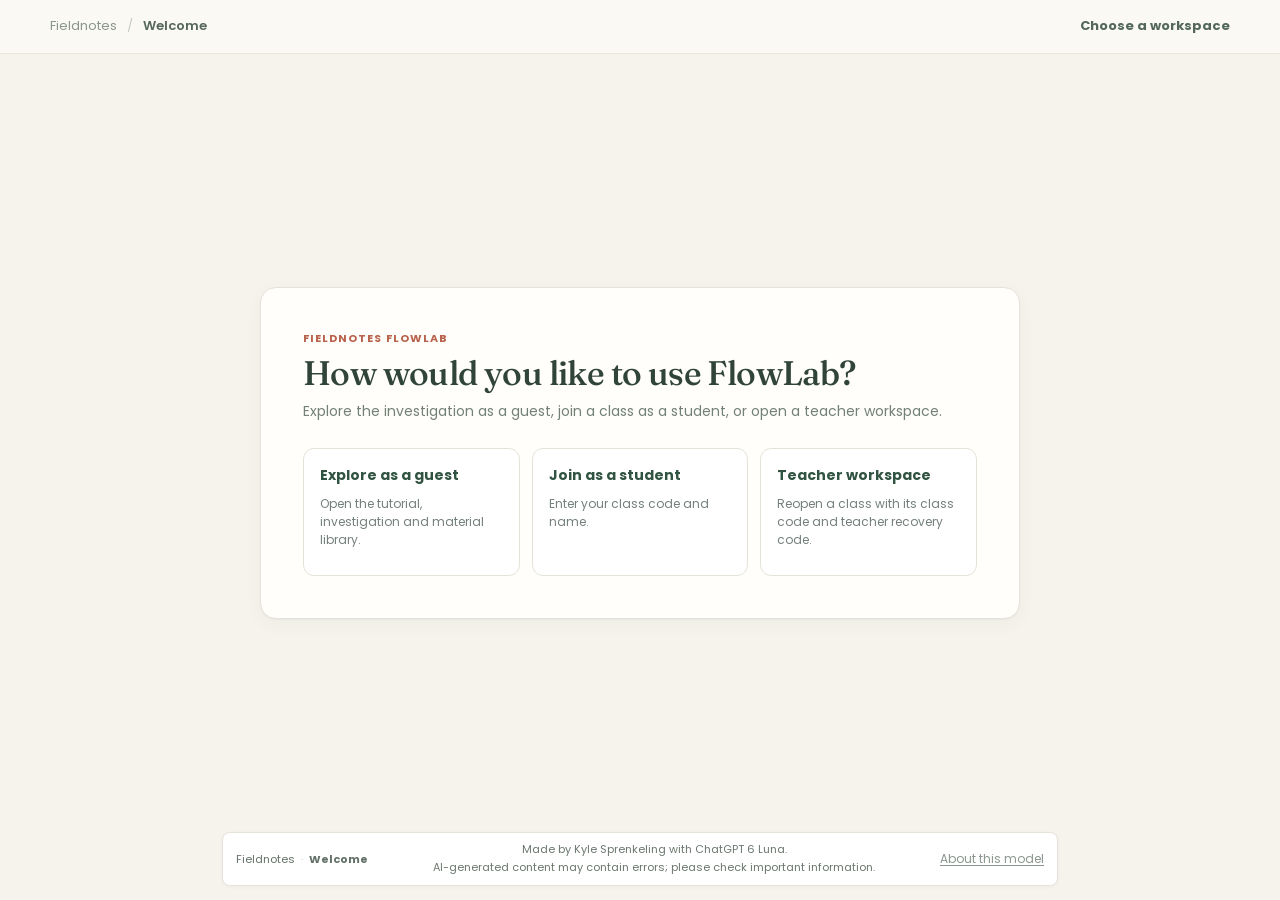
<file: index.html>
<!doctype html>
<html lang="en">
  <head>
    <meta charset="utf-8" />
    <meta name="viewport" content="width=device-width, initial-scale=1" />
    <meta name="theme-color" content="#f5f3ec" />
    <meta name="description" content="An interactive classroom investigation into water moving through soil and rock." />
    <title>Fieldnotes — FlowLab</title>
    <link rel="preconnect" href="https://fonts.googleapis.com" />
    <link rel="preconnect" href="https://fonts.gstatic.com" crossorigin />
    <link href="https://fonts.googleapis.com/css2?family=Fraunces:opsz,wght@9..144,500;9..144,600&family=Poppins:wght@400;500;600;700&display=swap" rel="stylesheet" />
    <link rel="stylesheet" href="styles.css?v=20261002-2" />
  </head>
  <body>
    <div class="app-frame">
      <aside class="sidebar" aria-label="Main navigation">
        <a class="brand" href="#explore" aria-label="Fieldnotes home">
          <span class="brand-mark" aria-hidden="true">
            <svg viewBox="0 0 40 40"><path d="M20 4c5 7 11 12 11 20a11 11 0 1 1-22 0C9 16 15 11 20 4Z" fill="none" stroke="currentColor" stroke-width="2.5"/><path d="M14 25c1 3 3 4 6 5" fill="none" stroke="currentColor" stroke-width="2.5" stroke-linecap="round"/></svg>
          </span>
          <span class="brand-copy"><strong>fieldnotes</strong><small>FLOWLAB</small></span>
        </a>

        <div class="nav-label">WORKSPACE</div>
        <nav class="primary-nav">
          <button class="nav-item active" data-view="intro"><span class="nav-icon">⌂</span><span>Start here</span><span class="nav-chevron">›</span></button>
          <button class="nav-item" data-view="explore"><span class="nav-icon">◉</span><span>Investigate</span></button>
          <button class="nav-item" data-view="lesson"><span class="nav-icon">▤</span><span>Lesson check-in</span></button>
          <button class="nav-item" data-view="teacher"><span class="nav-icon">▦</span><span>Teacher desk</span></button>
          <button class="nav-item" data-view="sources"><span class="nav-icon">⌁</span><span>Material library</span></button>
          <button class="nav-item" data-view="accessibility"><span class="nav-icon">◐</span><span>Accessibility &amp; options</span></button>
        </nav>

        <section class="mission-card workflow-card workspace-guide" aria-labelledby="workflow-title">
          <div class="mission-top"><span class="mission-icon" aria-hidden="true">☑</span></div>
          <h3 id="workflow-title">Investigation Guide</h3>
          <div class="workflow-progress"><span id="workflow-progress-label">0 of 4 steps</span><span class="workflow-track"><i id="workflow-progress-fill"></i></span></div>
          <ol id="workflow-list" class="workflow-list" aria-live="polite"></ol>
          <button class="text-link" data-view="lesson">Open all question prompts <span>↗</span></button>
        </section>

        <div class="sidebar-bottom">
          <button id="change-role" class="outline-button workspace-switch-button sidebar-workspace-switch" type="button">Choose a different workspace</button>
          <div class="sidebar-note"><span class="note-dot"></span>Shared class storage ready</div>
        </div>
      </aside>

      <div class="main-column">
        <header class="topbar">
          <div class="crumb"><span>Fieldnotes</span><span class="crumb-slash">/</span><strong id="topbar-class-name">Class name</strong></div>
          <div class="topbar-actions">
            <span id="header-view-identity" class="view-identity">Teacher View</span>
            <span class="header-class-code"><span>CLASS</span><strong id="header-class-code">RIVER7</strong></span>
            <button class="header-join-button" type="button" data-view="join">Join a class</button>
            <a id="header-student-url" class="header-student-url" href="?mode=join" target="_blank" rel="noopener noreferrer" aria-label="Open the student website link"><span id="header-student-url-text">Student link</span></a>
            <button id="header-qr-code" class="header-qr-button" type="button" aria-label="Show student link QR code">QR</button>
            <button id="return-teacher-view" class="return-teacher-view" type="button" hidden>Return to Teacher View</button>
          </div>
        </header>

        <main id="main-content">
          <section id="view-entry" class="view entry-view" aria-labelledby="entry-title" hidden>
            <div class="entry-card">
              <div class="eyebrow"><span class="eyebrow-mark">FIELDNOTES FLOWLAB</span></div>
              <h1 id="entry-title">How would you like to use FlowLab?</h1>
              <p class="page-intro">Explore the investigation as a guest, join a class as a student, or open a teacher workspace.</p>
              <div class="entry-choices" role="group" aria-label="Choose how to use FlowLab">
                <button id="entry-guest" class="entry-choice" type="button"><strong>Explore as a guest</strong><span>Open the tutorial, investigation and material library.</span></button>
                <button id="entry-student" class="entry-choice" type="button"><strong>Join as a student</strong><span>Enter your class code and name.</span></button>
                <button id="entry-teacher" class="entry-choice" type="button"><strong>Teacher workspace</strong><span>Reopen a class with its class code and teacher recovery code.</span></button>
              </div>
              <form id="entry-teacher-form" class="entry-teacher-form" hidden>
                <label class="field-label" for="entry-class-code">Class code</label>
                <input id="entry-class-code" class="text-input code-input" maxlength="10" placeholder="Enter class code" autocomplete="off" required />
                <label class="field-label" for="entry-teacher-code">Teacher recovery code</label>
                <input id="entry-teacher-code" class="text-input code-input" maxlength="12" placeholder="Enter teacher recovery code" autocomplete="off" required />
                <button class="run-button" type="submit">Open teacher workspace <span>→</span></button>
                <div id="entry-teacher-error" class="join-error" role="status" hidden></div>
                <small class="join-privacy">No email sign-in is needed. Keep the teacher recovery code private.</small>
                <button id="entry-back-to-workspaces" class="outline-button workspace-switch-button" type="button">Choose a different workspace</button>
              </form>
              <button id="entry-new-teacher" class="run-button entry-new-teacher" type="button" hidden>Create a new teacher workspace</button>
            </div>
          </section>

          <section id="view-intro" class="view active-view" aria-labelledby="welcome-title" hidden>
            <div class="page-heading">
              <div><div class="eyebrow"><span class="eyebrow-mark">OPTIONAL START · ABOUT 2 MINUTES</span></div><h1 id="welcome-title">Start with the spaces.</h1><p class="page-intro">A short, visual introduction to the soil investigation. You can skip it now and return any time.</p></div>
            </div>
            <div class="welcome-layout">
              <section class="welcome-main">
                <div class="welcome-challenge"><span class="welcome-art" aria-hidden="true">⌁</span><div><div class="section-kicker">THE INVESTIGATION</div><h2>How does water move through different materials?</h2><p>Use the particle picture and graph to compare materials. The sandbox is one source of evidence; it does not replace testing a real sample.</p></div></div>
                <div class="intro-concepts" role="group" aria-label="Explore three ideas">
                  <button type="button" class="intro-concept is-active" data-intro-step="spaces" aria-pressed="true"><span>01</span><strong>Open space</strong></button>
                  <button type="button" class="intro-concept" data-intro-step="pathways" aria-pressed="false"><span>02</span><strong>Water pathways</strong></button>
                  <button type="button" class="intro-concept" data-intro-step="fair" aria-pressed="false"><span>03</span><strong>A fair comparison</strong></button>
                </div>
                <div class="intro-visual-row"><div class="intro-diagram" id="intro-diagram" aria-label="Illustration of pore spaces between soil particles"></div><div class="intro-explanation" aria-live="polite"><span class="section-kicker" id="intro-step-label">IDEA 1 · POROSITY</span><h2 id="intro-step-title">Spaces between particles</h2><p id="intro-step-copy">Porosity means how much open space a material has. Imagine the gaps between grains as tiny rooms.</p><button class="term-link" type="button" data-glossary="porosity" data-tooltip="Porosity is the amount of open space inside a material. Example: a sponge can have many spaces to hold water.">Porosity · simple meaning + example</button></div></div>
                <div class="intro-actions"><button id="skip-intro" class="quiet-button">Skip introduction</button><button id="start-investigation" class="run-button">Go to the investigation <span>→</span></button></div>
              </section>
              <aside class="welcome-aside"><div class="section-kicker">YOUR ROUTE</div><ol class="welcome-route"><li><span>1</span><div><strong>Predict</strong><small>What do you think will happen?</small></div></li><li><span>2</span><div><strong>Test</strong><small>Change the material; keep the setup fair.</small></div></li><li><span>3</span><div><strong>Explain</strong><small>Use the picture and graph as evidence.</small></div></li><li><span>4</span><div><strong>Apply</strong><small>Use the evidence to answer a new question.</small></div></li></ol><p class="welcome-note">Need a hand with a science word? Select an underlined term for a short meaning and example.</p></aside>
            </div>
          </section>

          <section id="view-explore" class="view" aria-labelledby="page-title" hidden>
            <div class="page-heading">
              <div>
                <div class="eyebrow"><span class="eyebrow-mark">FIELD STUDY 02</span><span class="eyebrow-dot">·</span><span>SOIL &amp; WATER</span></div>
                <h1 id="page-title">Where does the water go?</h1>
                <p class="page-intro">Test how different substances let water move through them. Keep the setup the same, change one variable, and look for a pattern.</p>
              </div>
              <div class="progress-chip"><span class="progress-ring">01</span><span><small>YOUR INVESTIGATION</small><strong>Explore the flow</strong></span></div>
            </div>

            <div class="mode-row">
              <div class="mode-label"><span class="mode-sparkle">✳</span><span><strong>Choose your view</strong><small>Every material is available in both modes.</small></span></div>
              <div class="mode-switch" role="group" aria-label="Simulator detail mode">
                <button id="simple-mode" class="mode-option selected" aria-pressed="true">Simple <span>Start here</span></button>
                <button id="advanced-mode" class="mode-option" aria-pressed="false">Advanced <span>Show the science</span></button>
              </div>
            </div>

            <div class="lab-layout">
              <aside class="control-column">
                <section class="control-card" aria-labelledby="setup-title">
                  <div class="card-title-row">
                    <div><div class="section-kicker">YOUR SETUP</div><h2 id="setup-title">Set up a trial</h2></div>
                    <span class="step-count">01 / 03</span>
                  </div>
                  <div class="field-label" id="material-select-label">Material <span class="field-required">10 available</span></div><button id="material-help" class="term-link material-help" type="button" data-glossary="material-clay" data-tooltip="Clay is soil with extremely small mineral particles. Example: it can have many tiny spaces that still slow water." aria-label="Explain the selected material">What is this material?</button>
                  <div class="material-picker" id="material-picker"><button id="material-picker-trigger" class="material-picker-trigger" type="button" aria-haspopup="listbox" aria-expanded="false" aria-labelledby="material-select-label material-picker-current" aria-describedby="material-note"><span id="material-picker-current"></span><span class="select-chevron" aria-hidden="true">⌄</span></button><div id="material-picker-menu" class="material-picker-menu" role="listbox" aria-labelledby="material-select-label" hidden></div></div><select id="material-select" aria-hidden="true" tabindex="-1" hidden></select>
                  <div id="material-note" class="material-note">A material’s pore space and flow rate are related, but they are not the same thing.</div>

                  <div class="range-field">
                    <div class="range-heading"><label for="head-range">Water head <button class="term-inline" type="button" aria-label="Explain water head" data-glossary="water-head" data-tooltip="Water head is the height of water pushing through the sample. Example: a higher water level gives a stronger push.">?</button></label><output id="head-output" for="head-range">15 cm</output></div>
                    <input id="head-range" type="range" min="5" max="30" value="15" step="1" />
                    <div class="range-ends"><span>Lower</span><span>Higher pressure</span></div>
                  </div>
                  <div class="range-field">
                    <div class="range-heading"><label for="depth-range">Material depth</label><output id="depth-output" for="depth-range">10 cm</output></div>
                    <input id="depth-range" type="range" min="5" max="20" value="10" step="1" />
                    <div class="range-ends"><span>Shorter</span><span>Longer path</span></div>
                  </div>
                  <div class="range-field compact-range">
                  <div class="range-heading"><label for="compact-range">Compaction <button class="term-inline" type="button" aria-label="Explain compaction" data-glossary="compaction" data-tooltip="Compaction is how tightly particles are pressed. Example: pressing loose grains together changes the gaps between them.">?</button></label><output id="compact-output" for="compact-range">0%</output></div>
                    <input id="compact-range" type="range" min="0" max="60" value="0" step="5" />
                    <div class="range-ends"><span>Loose</span><span>Pressed</span></div>
                  </div>
                  <div id="advanced-readout" class="advanced-readout" hidden>
                    <div class="readout-head"><span>ILLUSTRATIVE MODEL VALUES</span><button id="formula-help" class="help-button" aria-label="Explain model values">?</button></div>
                    <p class="model-value-note">These numbers are sandbox inputs, not measurements of a real sample.</p>
                    <div class="value-pair"><span>Model input, K <button class="term-inline" type="button" aria-label="Explain hydraulic conductivity" data-glossary="hydraulic-conductivity" data-tooltip="Hydraulic conductivity (K) is a model number for how readily a material transmits water under these conditions.">?</button></span><strong id="k-value">—</strong></div>
                    <div class="value-pair"><span>Porosity <button class="term-inline" type="button" aria-label="Explain porosity" data-glossary="porosity" data-tooltip="Porosity is the share of a material's volume made up of open spaces. Example: a sponge has spaces that can hold water.">?</button></span><strong id="porosity-value">—</strong></div>
                    <div class="value-pair"><span>Area, A <button class="term-inline" type="button" aria-label="Explain sample area" data-glossary="sample-area" data-tooltip="Sample area is the face area water passes through. Example: a wider filter has more area for water to pass side by side.">?</button></span><strong id="area-value">—</strong></div>
                    <div class="value-pair"><span>Head, Δh <button class="term-inline" type="button" aria-label="Explain head difference" data-glossary="head-difference" data-tooltip="The head difference is the height-related push across the sample. Example: water flows from a higher tank level toward a lower outlet.">?</button></span><strong id="head-value">—</strong></div>
                    <div class="value-pair"><span>Depth, L <button class="term-inline" type="button" aria-label="Explain sample length" data-glossary="sample-length" data-tooltip="Sample length is the distance water travels through the material. Example: water takes a longer route through a deep layer than a thin one.">?</button></span><strong id="length-value">—</strong></div>
                    <div class="value-pair"><span>Discharge, Q <button class="term-inline" type="button" aria-label="Explain discharge" data-glossary="discharge" data-tooltip="Discharge is the volume of water passing through each second. Example: a tap filling a bucket quickly has a greater discharge.">?</button></span><strong id="q-value">—</strong></div>
                    <div class="value-pair"><span>Darcy flux, q/A <button class="term-inline" type="button" aria-label="Explain Darcy flux" data-glossary="darcy-flux" data-tooltip="Darcy flux is flow rate divided by the whole sample area. It is not the exact speed of water in each pore. Example: a sprinkler spreading the same water over a wider patch has a lower flow per square metre.">?</button></span><strong id="v-value">—</strong></div>
                    <div class="equation"><span>Darcy’s law <button class="term-inline" type="button" aria-label="Explain Darcy's law" data-glossary="darcy-law" data-tooltip="Darcy's law estimates flow through a porous material from its conductivity, area and water-level gradient. Example: it helps explain why water passes faster through a wide, open filter than a narrow, tightly packed one.">?</button></span><strong id="equation-value">Q = K × A × (Δh ÷ L)</strong></div>
                  </div>
                  <div class="control-divider"></div>
                  <div class="compare-heading"><div><div class="section-kicker">COMPARE</div><h3>Test up to 3</h3></div><span class="compare-glyph">⇄</span></div>
                  <div class="compare-add-row">
                    <div class="material-picker compare-picker small-select" id="compare-picker"><button id="compare-picker-trigger" class="material-picker-trigger" type="button" aria-label="Choose a material to compare" aria-haspopup="listbox" aria-expanded="false"><span id="compare-picker-current">Choose another material</span><span class="select-chevron" aria-hidden="true">⌄</span></button><div id="compare-picker-menu" class="material-picker-menu" role="listbox" aria-label="Materials available to compare" hidden></div><select id="compare-select" aria-hidden="true" tabindex="-1" hidden><option value="">Choose another material</option></select></div>
                    <button id="add-compare" class="icon-add" aria-label="Add material to comparison" title="Add comparison">+</button>
                  </div>
                  <div id="compare-chips" class="compare-chips" aria-live="polite"></div>
                  <div class="compare-properties-heading"><strong>Material property scales</strong><span>Selected materials · view only</span></div>
                  <div id="compare-material-readouts" class="compare-material-readouts" aria-label="Read-only material property scales"></div>
                  <div class="control-footnote"><span class="tiny-info">i</span><span>For a fair test, each material gets the same water head, depth and compaction.</span></div>
                </section>

              </aside>

              <section class="experiment-card" aria-label="Live soil investigation">
                <div class="experiment-toolbar">
                  <div class="experiment-title"><span class="activity-dot"></span><span><strong>Permeability lab</strong><small id="activity-status">Ready for a new trial</small></span></div>
                  <div class="run-actions">
                    <button id="reset-trial" class="quiet-button" title="Save this completed trial to Activity History, then reset">Reset</button>
                    <button id="run-trial" class="run-button"><span class="play-mark">▶</span><span>Start trial</span></button>
                  </div>
                </div>
                <div class="visual-pair">
                  <section class="activity-panel" aria-labelledby="activity-title">
                    <div class="panel-topline"><div><div class="panel-overline">THE ACTIVITY</div><h3 id="activity-title">Watch the water move</h3></div><button class="caption-help" id="why-slow" title="About the simulation">i</button></div>
                    <div class="activity-stage" id="activity-stage">
                      <div class="stage-tag">SIMULATED SOIL SAMPLE</div>
                      <div id="activity-visual" class="activity-visual" aria-label="Diagram of water passing through a soil sample"></div>
                      <div class="stage-caption"><span class="material-swatch" id="material-swatch"></span><span id="visual-material-label">Clay sample</span><span class="caption-separator">·</span><span id="visual-flow-label">Very slow flow</span></div>
                      <div class="flow-callout"><span class="callout-wave">≈</span><span><strong id="flow-band">Slow flow</strong><small>Water movement through this sample</small></span></div>
                    </div>
                    <div class="activity-readings">
                      <div><span class="reading-label">COLLECTED</span><strong id="volume-value">0.00 <small>mL</small></strong></div>
                      <div><span class="reading-label">ELAPSED</span><strong id="time-value">0:00</strong></div>
                      <div class="reading-state"><span class="reading-label">PORE SPACE</span><strong id="porosity-band">High</strong></div>
                    </div>
                    <details class="pore-explorer"><summary>See how pore size and pathways differ</summary><p class="pore-explorer-note">Adjust the sketch to explore how grain size and connected gaps can change flow. These sliders teach the idea; they do not change the selected material or graph.</p><div id="pore-model-visual" class="pore-model-visual"></div><label class="range-heading" for="grain-model-range"><span>Grain size</span><output id="grain-model-output">Mixed</output></label><input id="grain-model-range" type="range" min="0" max="100" value="50" /><div class="range-ends"><span>Fine</span><span>Coarse</span></div><label class="range-heading pore-slider-label" for="path-model-range"><span>Connected gaps</span><output id="path-model-output">Some</output></label><input id="path-model-range" type="range" min="0" max="100" value="50" /><div class="range-ends"><span>Few links</span><span>More links</span></div><p id="pore-model-caption" class="pore-model-caption" aria-live="polite"></p></details>
                    <details class="activity-history-details"><summary><span>Activity History</span><span id="history-count" class="history-count">0 saved trials</span></summary><p class="history-intro">Earlier trials appear newest first. Compare a saved material line with today’s graph to look for patterns.</p><div id="activity-history-list" class="activity-history-list"></div></details>
                  </section>

                  <section class="graph-panel" aria-labelledby="graph-title">
                    <div class="panel-topline graph-heading"><div><div class="panel-overline">YOUR EVIDENCE</div><h3 id="graph-title">Water collected over time</h3></div><span id="graph-live" class="graph-live"><i></i> LIVE</span></div>
                    <div class="chart-wrap">
                      <svg id="volume-chart" viewBox="0 0 520 260" role="img" aria-label="Line graph showing cumulative water collected over time"></svg>
                    </div>
                    <div id="chart-legend" class="chart-legend"></div>
                    <div class="simulator-seek graph-simulator-seek">
                      <div class="simulator-seek-head"><label for="trial-scrubber">Explore trial time</label><output id="trial-time-output" for="trial-scrubber">0:00</output></div>
                      <input id="trial-scrubber" type="range" min="0" max="120" step="1" value="0" aria-label="Move through the simulated trial time" />
                      <div class="simulator-seek-foot"><span>0 sec</span><span id="trial-time-end">120 sec</span><span>Scrub back to inspect results; moving forward extends the trial with current settings.</span><button type="button" id="advance-trial" class="advance-button">+10 sec</button></div>
                    </div>
                    <p id="graph-scale-note" class="graph-scale-note" hidden></p>
                    <div class="graph-explainer">
                      <div class="explainer-icon">↗</div>
                      <div><strong>What the graph means</strong><p>Horizontal axis: elapsed simulated time in seconds, from 0 to 120. Vertical axis: cumulative water collected in millilitres. Every material uses the same linear axes and evenly spaced tick values.</p><p id="graph-line-reading">At the same time, a higher line means more water has been collected. A steeper line means a faster flow rate.</p><p>Dotted line: model estimate from the selected time and current settings. Solid line: recorded result, which keeps its earlier values when settings change. Both are simulated, not field measurements.</p><p>When materials differ greatly, a low-flow line may sit close to zero on the shared scale. Read the labelled mL values at the same time to compare them.</p><button class="term-link graph-term" type="button" data-glossary="slope" data-tooltip="Graph slope means how quickly the line rises. Example: a steeper line shows more water collected in the same time.">What does slope mean?</button></div>
                    </div>
                    <div id="graph-insight" class="graph-insight"><span class="insight-stars">✳</span><span>Start a trial to see how your setup changes the line.</span></div>
                  </section>
                </div>
                <div class="experiment-bottom-note"><span class="note-leaf">✿</span><span><strong>Think like a scientist:</strong> change one setting at a time so you can tell what caused the difference.</span><button id="what-is-darcy" class="underlined-button">Why does water flow? <span>↗</span></button></div>
              </section>
            </div>

          </section>

          <section id="view-lesson" class="view" aria-labelledby="lesson-title" hidden>
            <div class="page-heading secondary-heading">
              <div><div class="eyebrow"><span class="eyebrow-mark">FIELD STUDY 02</span><span class="eyebrow-dot">·</span><span>LEARN &amp; APPLY</span></div><h1 id="lesson-title">Water moves through soil</h1><p class="page-intro">Use the lab to gather evidence, then connect what you saw to the ideas behind it.</p></div>
              <div class="progress-chip"><span class="progress-ring lesson-ring">02</span><span><small>LESSON PROGRESS</small><strong><span id="question-progress">0</span> of 6 answered</strong></span></div>
            </div>
            <div class="lesson-layout">
              <div class="lesson-main">
                <article class="lesson-card lesson-intro-card">
                  <div class="lesson-card-head"><div><div class="section-kicker">THE BIG IDEA</div><h2>More pores doesn’t always mean faster flow.</h2></div><span class="idea-mark">✳</span></div>
                  <p>Soil contains spaces between particles. Those spaces store water, but the size and connection of the spaces affect how quickly water can move. A clay can have lots of pore space and still let water through slowly because its pores are tiny and poorly connected.</p>
                  <div class="idea-pair"><div class="idea-cell"><span class="idea-icon pore-icon">◌</span><span><strong>Porosity <button class="term-inline" type="button" data-glossary="porosity" data-tooltip="Porosity is how much open space a material has. Example: a sponge has many spaces that can hold water.">?</button></strong><small>How much open space is in the material.</small></span></div><span class="idea-not-equal">≠</span><div class="idea-cell"><span class="idea-icon flow-icon">↗</span><span><strong>Permeability <button class="term-inline" type="button" data-glossary="permeability" data-tooltip="Permeability is how easily water moves through connected spaces. Example: open gaps make a path for water.">?</button></strong><small>How easily connected spaces let water through.</small></span></div></div>
                </article>
                <div class="lesson-section-title"><div><div class="section-kicker">PREDICT · TEST · EXPLAIN</div><h2>Evidence check-in</h2></div><div class="question-heading-actions"><span id="question-count" class="question-count">6 SHORT PROMPTS</span><button id="save-progress-top" class="outline-button save-progress-button" type="button">Save progress</button></div></div>
                <div id="question-list" class="question-list"></div>
                <div class="submit-bar"><div><strong>Save your check-in</strong><small>Your teacher can review these responses from the shared class.</small></div><div class="submit-actions"><button id="save-progress-bottom" class="outline-button save-progress-button" type="button">Save progress</button><button id="submit-lesson" class="run-button" type="button"><span>Submit</span><span>→</span></button></div></div>
                <div id="submit-message" class="submit-message" role="status" hidden></div>
              </div>
              <aside class="lesson-aside">
                <section class="aside-card lesson-task-card"><div class="section-kicker">LEARNING INTENTION</div><h3 id="lesson-intention-title">What am I learning?</h3><p id="active-learning-intention">Compare how water moves through different materials and use the graph as evidence.</p><div class="learning-task-divider"></div><div class="section-kicker">INVESTIGATION TASK</div><h3 id="lesson-task-title">Where does the water go?</h3><p id="lesson-task-description">Choose three materials. Keep the setup the same and record what changes.</p><div class="task-progress"><div class="task-progress-track"><span id="task-progress-fill"></span></div><span id="task-progress-label">0 / 3 materials</span></div><button class="outline-button" data-view="explore">Return to the lab <span>↗</span></button></section>
                <section class="aside-card reference-card"><span class="reference-icon">⌁</span><div class="section-kicker">KEEP IN MIND</div><p>Our model uses representative material values to make comparisons clear. Real soil properties vary with grain size, structure, moisture and local conditions.</p><button class="text-link" data-view="sources">Explore the material library <span>↗</span></button></section>
              </aside>
            </div>
          </section>

          <section id="view-teacher" class="view" aria-labelledby="teacher-title" hidden>
            <div class="page-heading secondary-heading">
              <div><div class="eyebrow"><span class="eyebrow-mark">TEACHER DESK</span><span class="eyebrow-dot">·</span><span>CLASSROOM OVERVIEW</span></div><h1 id="teacher-title">Your class, at a glance.</h1><p class="page-intro">A quick look at today’s investigation, learner progress and lesson materials.</p></div>
              <button id="export-class" class="outline-button export-button"><span>⇩</span> Export class CSV</button>
            </div>
            <div class="teacher-stats">
              <article class="stat-card"><span class="stat-icon green-stat">♧</span><span class="stat-caption">ACTIVE CLASS</span><strong id="active-class-label">Class name</strong><small id="active-class-subtitle">Select or manage a class below</small></article>
              <article class="stat-card"><span class="stat-icon ochre-stat">⌁</span><span class="stat-caption">JOIN CODE</span><strong id="join-code-display" class="join-code-large">RIVER7</strong><small>Share with your class</small></article>
              <article class="stat-card"><span class="stat-icon coral-stat">◷</span><span class="stat-caption">LEARNERS JOINED</span><strong id="roster-count">4</strong><small><span class="live-dot"></span> Updated in this browser</small></article>
              <article class="stat-card"><span class="stat-icon blue-stat">✓</span><span class="stat-caption">LESSON COMPLETION</span><strong id="completion-stat">50%</strong><small id="completion-caption">Learners submitted</small></article>
            </div>
            <section class="dashboard-card class-manager" aria-label="Manage classes">
              <div class="class-manager-select"><label class="field-label" for="active-class-select">Active class</label><select id="active-class-select" class="text-input" aria-label="Select active class"></select></div>
              <div class="class-manager-actions"><button id="new-class" type="button" class="outline-button">＋ Add class</button><button id="rename-class" type="button" class="outline-button">Rename</button><button id="delete-class" type="button" class="quiet-button">Delete class</button></div>
              <div class="class-join-tools"><button id="randomize-code" type="button" class="outline-button" aria-label="Generate a new unique join code for the active class">↻ Generate new code</button><a id="student-join-link" class="student-join-anchor" href="?mode=join" target="_blank" rel="noreferrer"><span>Student version</span><code id="student-url-display">http://localhost/?mode=join</code><span aria-hidden="true">↗</span></a><button id="copy-student-link" type="button" class="outline-button">Copy link</button><button id="preview-student-view" type="button" class="outline-button">Preview as a student</button><span id="student-link-copy" class="student-link-copy" aria-live="polite"></span><small class="class-code-help">Students join with the class code and a name on the roster. Keep the teacher recovery code private.</small></div>
              <details class="teacher-recovery-key"><summary>Teacher recovery code · keep private</summary><div class="teacher-recovery-key-content"><strong id="teacher-recovery-code-display">—</strong><button id="copy-teacher-recovery-code" type="button" class="quiet-button">Copy code</button><small>Keep this separate from the student class code. Both are needed to recover the class.</small></div></details>
              <form id="teacher-recover-form" class="teacher-recover-form"><label class="field-label" for="teacher-recover-class-code">Reopen a shared class</label><div class="teacher-recover-controls"><input id="teacher-recover-class-code" class="text-input code-input" maxlength="10" placeholder="Class code" autocomplete="off" required /><input id="teacher-recover-code" class="text-input code-input" maxlength="12" placeholder="Teacher recovery code" autocomplete="off" required /><button class="outline-button" type="submit">Reopen class</button></div><small id="teacher-recover-status" class="teacher-recover-status" role="status">Enter both codes to reopen this class from any device.</small></form>
              <section class="teacher-backup-tools" aria-labelledby="teacher-backup-title"><div><h3 id="teacher-backup-title">Cross-device class backup</h3><p>Creates an encrypted link for this class, including its roster, lesson settings, learner work and history. Restore it with the class code and private teacher recovery code.</p></div><button id="generate-backup-link" class="outline-button" type="button">Generate Cross-Device Link</button><div id="backup-link-result" class="backup-link-result" hidden><label class="field-label" for="backup-link-output">Encrypted recovery link</label><textarea id="backup-link-output" class="text-area backup-link-output" rows="3" readonly aria-describedby="backup-link-help"></textarea><div class="backup-link-actions"><button id="copy-backup-link" class="small-primary" type="button">Copy Link</button><span id="backup-link-status" role="status"></span></div><small id="backup-link-help">Keep this link private and share the two codes separately. Anyone with the link and both codes can access this class backup. Large class histories may exceed browser link limits.</small></div></section>
            </section>
            <div class="teacher-grid">
              <section class="dashboard-card roster-card"><div class="dashboard-card-head"><div><div class="section-kicker">LEARNER ROSTER</div><h2 id="roster-class-title">Class name</h2></div><span id="roster-class-code" class="class-code-pill">RIVER7</span></div><div class="table-scroll"><table class="roster-table"><thead><tr><th>LEARNER</th><th>PROGRESS</th><th>STATUS</th><th>SCORE</th></tr></thead><tbody id="roster-body"></tbody></table></div><details class="roster-editor"><summary>Add learners · one name per line or paste a list</summary><label class="field-label" for="bulk-students">Learner names</label><textarea id="bulk-students" class="text-area" rows="4" placeholder="John Smith&#10;Ava Martin&#10;Noah Williams"></textarea><div class="roster-editor-actions"><small>Names are matched without case sensitivity. A unique first name is accepted.</small><button id="add-students" type="button" class="small-primary">Add to roster</button></div></details><div class="card-footer"><span class="live-dot"></span><span id="class-status-caption">Shared class storage · connecting</span><button id="close-class" class="footer-link">Close class</button></div></section>
              <section class="dashboard-card lesson-builder"><div class="dashboard-card-head"><div><div class="section-kicker">LESSON AUTHORING</div><h2>Build a field study</h2></div><span class="builder-icon">✎</span></div><button id="teacher-tour-start" class="outline-button teacher-tour-start">Show me around</button><label class="field-label" for="lesson-name">Lesson title</label><input id="lesson-name" class="text-input" value="Where does the water go?" /><label class="field-label" for="lesson-intentions">Learning intention</label><textarea id="lesson-intentions" class="text-area" rows="2">Compare how water moves through different materials and use the graph as evidence.</textarea><label class="field-label" for="lesson-description">Investigation task</label><textarea id="lesson-description" class="text-area" rows="3">Choose three materials. Keep the setup the same and record what changes.</textarea><details class="teacher-editors"><summary>Edit student questions and investigation guide</summary><div class="editor-list-heading"><div><label class="field-label">Student questions</label><small id="question-editor-help">Edit, add, remove or reorder prompts. Students see the version you publish.</small></div><div class="editor-heading-actions"><div class="editor-history-actions"><button id="undo-teacher-edit" class="outline-button editor-history-button" type="button" aria-label="Undo edit" title="Undo (Ctrl or Command+Z)">↶ Undo</button><button id="redo-teacher-edit" class="outline-button editor-history-button" type="button" aria-label="Redo edit" title="Redo (Ctrl or Command+Y)">↷ Redo</button></div><button id="add-question" class="outline-button" type="button">＋ Add question</button></div></div><details class="bulk-editor-tools"><summary>Paste several questions</summary><label class="field-label" for="bulk-question-paste">One question per line</label><textarea id="bulk-question-paste" class="text-area" rows="3" placeholder="Compare the materials.&#10;Which result is strongest evidence?&#10;What would you test next?"></textarea><button id="paste-questions" class="outline-button bulk-paste-button" type="button">Add questions</button></details><div id="question-editor-list" class="lesson-item-editor" aria-describedby="question-editor-help"></div><div class="editor-list-heading"><div><label class="field-label">Guide steps</label><small id="workflow-editor-help">Add short directions, then drag to reorder them. Students can mark added steps complete.</small></div><button id="add-workflow-step" class="outline-button" type="button">＋ Add step</button></div><details class="bulk-editor-tools"><summary>Paste several guide steps</summary><label class="field-label" for="bulk-step-paste">One step per line</label><textarea id="bulk-step-paste" class="text-area" rows="3" placeholder="Choose a material.&#10;Keep the setup the same.&#10;Record and compare the result."></textarea><button id="paste-steps" class="outline-button bulk-paste-button" type="button">Add guide steps</button></details><div id="workflow-editor-list" class="lesson-item-editor" aria-describedby="workflow-editor-help"></div><div class="editor-actions"><button id="restore-defaults" class="quiet-button" type="button">Restore default wording</button><button id="save-teacher-edits" class="small-primary" type="button">Save wording</button></div></details><div class="builder-footer"><span id="publish-status" class="draft-status">DRAFT</span><button id="publish-lesson" class="small-primary">Publish lesson</button></div></section>
            </div>
            <details class="dashboard-card lesson-history-details"><summary><span><strong>Lesson history</strong><small>Open saved class details and lesson activity</small></span><span id="lesson-history-count" class="history-count">0 saved classes</span></summary><div id="lesson-history-list" class="lesson-history-list"></div></details>
            <section class="dashboard-card replay-card"><div class="dashboard-card-head"><div><div class="section-kicker">SESSION REPLAY</div><h2>Revisit the investigation</h2></div><label class="replay-learner-label">Learner<select id="replay-learner-select" aria-label="Choose learner replay"></select></label></div><p>Replay reconstructs the simulator from saved actions and state changes. It does not record video.</p><div class="replay-controls"><button id="replay-play" class="replay-play" aria-label="Play replay">▶</button><input id="replay-scrubber" type="range" min="0" max="100" value="0" /><span id="replay-time">00:00</span><select id="replay-speed" aria-label="Replay speed"><option value="1">1×</option><option value="4">4×</option><option value="16">16×</option></select><label class="skip-idle"><input id="skip-idle" type="checkbox" checked /> Skip idle time</label></div><div id="replay-caption" class="replay-caption">Start a trial in the lab to create a local replay.</div><div id="replay-frame" class="replay-frame" aria-label="Reconstructed simulator state"></div></section>
          </section>

          <section id="view-sources" class="view" aria-labelledby="sources-title" hidden>
            <div class="page-heading secondary-heading"><div><div class="eyebrow"><span class="eyebrow-mark">FIELD GUIDE</span><span class="eyebrow-dot">·</span><span>DATA &amp; SOURCES</span></div><h1 id="sources-title">Meet the materials.</h1><p class="page-intro">Representative classroom values help us compare materials. Natural materials are variable: these values are a model, not a test result for every sample.</p></div><span class="sources-stamp">SOURCE NOTES INCLUDED</span></div>
            <div class="preview-notice source-notice"><span class="notice-symbol">✳</span><span><strong>Why compare categories?</strong> Grain size, sorting, weathering, fractures and soil structure change the way water moves. Use this model to explore patterns; its numbers are not field measurements.</span></div>
            <div class="sources-layout"><div class="source-table-card"><div class="dashboard-card-head"><div><div class="section-kicker">MATERIAL LIBRARY</div><h2><span id="materials-count">10</span> materials · one shared simulator</h2></div><div class="library-mode-switch" role="group" aria-label="Material library detail"><button type="button" data-library-mode="simple" class="mode-option selected" aria-pressed="true">Simple</button><button type="button" data-library-mode="advanced" class="mode-option" aria-pressed="false">Advanced</button></div></div><div class="table-scroll"><table class="materials-table"><thead><tr><th>MATERIAL</th><th>POROSITY</th><th>MODELLED FLOW</th><th>DESCRIPTION</th><th class="advanced-only">MODEL K (m/s)</th><th class="advanced-only">ACTION</th></tr></thead><tbody id="materials-body"></tbody></table></div><div class="data-note"><span class="tiny-info">i</span><span>Flow categories and porosity values describe representative model inputs, not every natural sample. K values are illustrative unless a teacher records a source in the description.</span></div><details id="custom-material-tools" class="custom-material-tools" hidden><summary>Add a material to this class</summary><p>Enter sourced or classroom values for comparison. These inputs are labelled as a model and are included for students when the teacher publishes the lesson.</p><form id="custom-material-form" class="custom-material-form"><label class="field-label" for="custom-material-name">Material name</label><input id="custom-material-name" class="text-input" maxlength="60" placeholder="For example, crushed shell" required /><label class="field-label" for="custom-material-category">Category</label><input id="custom-material-category" class="text-input" maxlength="40" placeholder="For example, sediment" /><div class="custom-material-values"><label class="field-label" for="custom-material-porosity">Porosity (%)<input id="custom-material-porosity" class="text-input" type="number" min="0" max="100" step="1" required /></label><label class="field-label" for="custom-material-k">Hydraulic conductivity K (m/s)<input id="custom-material-k" class="text-input" type="number" min="0.000000000001" max="0.1" step="any" placeholder="e.g. 0.00001" required /></label></div><label class="field-label" for="custom-material-color">Material colour</label><input id="custom-material-color" type="color" value="#597b66" aria-label="Choose a colour for this material" /><label class="field-label" for="custom-material-description">Description and source note</label><textarea id="custom-material-description" class="text-area" rows="2" maxlength="220" placeholder="Describe the material and note where the values came from."></textarea><button class="run-button" type="submit">Add material</button><small id="custom-material-status" role="status"></small></form></details></div>
              <aside class="source-citations"><section class="aside-card"><h3>Where to check the science</h3><p>These references support the material descriptions and the simplified model. Natural soils and rocks vary between samples; model values are illustrative, not field measurements.</p><div class="section-kicker">REFERENCES</div><ul class="citation-list"><li><a href="https://pubs.usgs.gov/of/1993/ofr93-643/" target="_blank" rel="noreferrer">USGS — Porosity and permeability</a><small>Explains pore space and how connected openings allow groundwater to move.</small></li><li><a href="https://pubs.usgs.gov/sir/2008/5169/table3.html" target="_blank" rel="noreferrer">USGS — Hydraulic conductivity of aquifer sediments</a><small>Published measurements vary widely with material and conditions.</small></li><li><a href="https://pubs.usgs.gov/wsp/2310/report.pdf" target="_blank" rel="noreferrer">USGS — Hydraulic properties of rocks</a><small>Rock properties vary with fractures and sample context.</small></li><li><a href="https://library.dpird.wa.gov.au/bulletins/345/" target="_blank" rel="noreferrer">WA DPIRD — Soils of the Swan Coastal Plain</a><small>Landforms and sediment histories help explain soil patterns.</small></li><li><a href="https://www.wa.gov.au/service/natural-resources/mineral-resources/geoview-search-geoscience-and-titles-information" target="_blank" rel="noreferrer">GeoVIEW.WA</a><small>Official map resource for broad geology patterns in Western Australia.</small></li></ul></section></aside></div>
          </section>

          <section id="view-accessibility" class="view" aria-labelledby="accessibility-title" hidden>
            <div class="page-heading secondary-heading"><div><div class="eyebrow"><span class="eyebrow-mark">PERSONAL SETTINGS</span></div><h1 id="accessibility-title">Accessibility &amp; options.</h1><p class="page-intro">Choose display and reading settings that make the simulator easier for you to use. These preferences stay in this browser.</p></div></div>
            <section class="dashboard-card accessibility-card"><h2>Display</h2><label class="option-row" for="text-size-setting"><span><strong>Text size</strong><small>Increase the whole interface. Browser zoom remains available too.</small></span><select id="text-size-setting" class="text-input"><option value="1">Standard</option><option value="1.1">A little larger</option><option value="1.2">Larger</option></select></label><label class="option-row" for="contrast-setting"><span><strong>Colour theme</strong><small>Choose the standard, simple black-and-white, high-contrast or dark theme.</small></span><select id="contrast-setting" class="text-input"><option value="default">Fieldnotes</option><option value="simple">Simple · black and white</option><option value="contrast">High contrast</option><option value="dark">Dark</option></select></label><label class="option-row" for="reading-font-setting"><span><strong>Reading font</strong><small>Use a clear sans-serif style if it is easier to read. This is a preference, not a treatment.</small></span><select id="reading-font-setting" class="text-input"><option value="standard">Standard</option><option value="clear">Clear sans-serif</option></select></label><label class="option-row" for="chart-palette-setting"><span><strong>Graph colours</strong><small>Try a colour-blind-friendly palette. Material names remain labelled beside the graph.</small></span><select id="chart-palette-setting" class="text-input"><option value="standard">Fieldnotes</option><option value="color-safe">Colour-blind-friendly</option></select></label><label class="option-row" for="motion-setting"><span><strong>Reduce motion</strong><small>Limit animations and moving transitions.</small></span><input id="motion-setting" type="checkbox" /></label><div class="option-row"><span><strong>Screen Reader</strong><small>Use your browser’s built-in speech. Select text to read only that section, or leave it unselected to read the page.</small></span><button id="read-aloud-button" class="outline-button" type="button" aria-expanded="false" aria-controls="screen-reader-panel">Open Screen Reader</button></div><button id="reset-accessibility" class="quiet-button" type="button">Reset display settings</button></section>
          </section>

          <section id="view-join" class="view join-view" aria-labelledby="join-title" hidden>
            <div class="join-card"><div class="join-illustration"><span>⌁</span></div><div class="eyebrow"><span class="eyebrow-mark">WELCOME TO FIELDNOTES</span></div><h1 id="join-title">Join your class.</h1><p>Enter your class code and name.</p><form id="join-form"><label class="field-label" for="join-code">Class code</label><input id="join-code" class="text-input code-input" maxlength="10" placeholder="Enter the class code" required autocomplete="off" /><label class="field-label" for="join-name">Name</label><input id="join-name" class="text-input" maxlength="50" placeholder="Enter your name" required autocomplete="name" /><button class="run-button join-submit" type="submit">Join class <span>→</span></button></form><div id="join-error" class="join-error" role="alert" hidden>Please enter your name</div><small class="join-privacy">Your name, answers and activity are saved to this class so your teacher can review them and you can continue on another device.</small><button id="join-back-to-entry" class="outline-button workspace-switch-button" type="button">Choose a different workspace</button></div>
          </section>

          <footer class="page-footer"><span>Fieldnotes <span class="footer-dot">·</span> <strong id="footer-class-name">Class name</strong></span><small class="footer-credit"><span>Made by Kyle Sprenkeling with ChatGPT 6 Luna.</span><span>AI-generated content may contain errors; please check important information.</span></small><button id="about-model" class="footer-link">About this model</button></footer>

          <div id="info-dialog" class="dialog-backdrop" hidden>
            <section class="info-dialog" role="dialog" aria-modal="true" aria-labelledby="dialog-title"><button class="dialog-close" id="dialog-close" aria-label="Close explanation">×</button><div class="section-kicker">A NOTE FROM THE FIELD GUIDE</div><h2 id="dialog-title">Water follows the path of least resistance.</h2><div id="dialog-content" class="dialog-content"></div><button class="small-primary dialog-done" id="dialog-done">Got it</button></section>
          </div>
          <section id="screen-reader-panel" class="screen-reader-panel" aria-label="Screen Reader controls" hidden>
            <div class="screen-reader-heading"><strong>Screen Reader</strong><button id="screen-reader-close" type="button" aria-label="Close Screen Reader">×</button></div>
            <div class="screen-reader-controls"><button id="screen-reader-play" class="small-primary" type="button">Read page</button><button id="screen-reader-pause" class="outline-button" type="button" disabled>Pause</button><button id="screen-reader-stop" class="quiet-button" type="button">Stop</button></div>
            <label for="screen-reader-speed">Reading speed</label><select id="screen-reader-speed" class="text-input"><option value="0.5">0.5×</option><option value="1" selected>1.0×</option><option value="1.25">1.25×</option><option value="1.5">1.5×</option><option value="2">2×</option></select>
            <small id="screen-reader-status" role="status" aria-live="polite">Select text before pressing Read page to read only that section.</small>
          </section>
        </main>
      </div>
    </div>
    <div id="investigation-tour" class="investigation-tour" hidden>
      <div class="investigation-tour-scrim" aria-hidden="true"></div>
      <div id="investigation-tour-spotlight" class="investigation-tour-spotlight" aria-hidden="true"></div>
      <section class="investigation-tour-card" role="dialog" aria-modal="true" aria-labelledby="investigation-tour-title" aria-describedby="investigation-tour-copy">
        <div class="investigation-tour-progress" id="investigation-tour-progress">STEP 1 OF 6</div>
        <h2 id="investigation-tour-title"></h2>
        <p id="investigation-tour-copy"></p>
        <div class="investigation-tour-actions">
          <button id="investigation-tour-skip" class="quiet-button" type="button">Skip tutorial</button>
          <div><button id="investigation-tour-back" class="outline-button" type="button">Back</button><button id="investigation-tour-next" class="small-primary" type="button">Next</button></div>
        </div>
      </section>
    </div>
    <div id="toast" class="toast" role="status" aria-live="polite"></div>
    <script src="supabase-config.js?v=20261002-2" defer></script>
    <script src="app.js?v=20261002-2" defer></script>
  </body>
</html>
</file>
<file: styles.css>
:root {
  color-scheme: light;
  --paper: #f5f3ec;
  --paper-deep: #eeece3;
  --card: #fffefa;
  --ink: #293b35;
  --muted: #74807a;
  --line: #e5e3d9;
  --green: #446d59;
  --green-dark: #315342;
  --green-pale: #e7eee6;
  --terracotta: #b9624c;
  --terracotta-pale: #f7eae4;
  --ochre: #bd8b3d;
  --ochre-pale: #f5efdf;
  --blue: #6a9bad;
  --blue-pale: #e6f0f2;
  --help-accent: #d87c13;
  --shadow: 0 5px 20px rgba(42, 55, 47, .035), 0 1px 2px rgba(42, 55, 47, .04);
  --sans: "Poppins", "Aptos", "Segoe UI", sans-serif;
  --serif: "Fraunces", Georgia, serif;
}

* { box-sizing: border-box; }
html { min-width: 320px; background: var(--paper); scroll-behavior: smooth; }
body { margin: 0; min-width: 320px; background: var(--paper); color: var(--ink); font-family: var(--sans); font-size: 13px; -webkit-font-smoothing: antialiased; }
button, input, select, textarea { color: inherit; font: inherit; }
button { cursor: pointer; }
button:focus-visible, input:focus-visible, select:focus-visible, textarea:focus-visible, a:focus-visible { outline: 3px solid rgba(94, 148, 124, .45); outline-offset: 2px; }
button:disabled { cursor: not-allowed; opacity: .5; }
.app-frame { min-height: 100vh; min-height: 100dvh; }
.sidebar { position: fixed; inset: 0 auto 0 0; z-index: 20; width: 250px; overflow-y: auto; background: #fbfaf5; border-right: 1px solid #e9e7de; display: flex; flex-direction: column; padding: 19px 13px 14px; }
.brand { display: flex; align-items: center; gap: 10px; padding: 0 9px 23px; color: var(--green-dark); text-decoration: none; }
.brand-mark { width: 35px; height: 35px; display: grid; place-items: center; border-radius: 12px; background: #e5ece4; color: var(--green); }
.brand-mark svg { width: 27px; height: 27px; }
.brand-copy { display: flex; flex-direction: column; line-height: 1.05; }
.brand-copy strong { font-family: var(--serif); font-size: 22px; letter-spacing: -.7px; font-weight: 600; }
.brand-copy small { color: #829087; font-size: 9px; letter-spacing: .9px; text-transform: uppercase; margin-top: 4px; }
.nav-label { color: #a2aaa3; font-size: 9px; letter-spacing: 1.1px; font-weight: 700; padding: 12px 12px 9px; }
.primary-nav { display: grid; gap: 4px; }
.nav-item { appearance: none; border: 0; display: flex; gap: 11px; align-items: center; width: 100%; text-align: left; min-height: 40px; padding: 0 11px; border-radius: 9px; color: #68766f; background: transparent; font-size: 12px; font-weight: 500; transition: background .17s ease, color .17s ease; }
.nav-item:hover { background: #f1f1e9; color: var(--ink); }
.nav-item.active { color: var(--green-dark); background: var(--green-pale); font-weight: 700; }
.nav-icon { width: 18px; text-align: center; color: #87958d; font-size: 17px; line-height: 1; }
.nav-item.active .nav-icon { color: var(--green); }
.nav-chevron { margin-left: auto; font-size: 19px; line-height: 1; opacity: .65; }
.sidebar-bottom { margin-top: auto; }
.class-mini { padding: 12px 12px 11px; margin: 0 3px 10px; border: 1px solid #e4e6dd; background: #fffefa; border-radius: 11px; box-shadow: 0 2px 5px rgba(50, 66, 57, .025); }
.class-mini-top { display: flex; gap: 6px; align-items: center; color: #89968f; font-size: 8px; font-weight: 700; letter-spacing: .7px; margin-bottom: 9px; }
.class-mini > strong { display: block; font-family: var(--serif); font-size: 15px; font-weight: 500; margin-bottom: 9px; }
.class-mini-foot { display: flex; justify-content: flex-start; align-items: center; color: #839087; font-size: 9px; }
.mini-code { color: var(--terracotta); font-weight: 700; letter-spacing: .8px; background: var(--terracotta-pale); padding: 4px 5px; border-radius: 4px; }
.workspace-guide { margin: 11px 3px 0; padding: 11px 10px; }
.workspace-guide .mission-top { gap: 6px; }
.workspace-guide .mission-icon { flex: 0 0 20px; }
.workspace-guide h3 { font-size: 16px; margin: 6px 0 7px; }
.workspace-guide .workflow-list { gap: 8px; margin: 9px 0; }
.workspace-guide .workflow-copy p { font-size: 9px; }
.workspace-guide .workflow-question-link { font-size: 9px; }
.workspace-guide > .text-link { font-size: 9px; }
.live-dot, .preview-pill span, .activity-dot, .graph-live i, .note-dot { width: 7px; height: 7px; display: inline-block; border-radius: 50%; background: #73a283; flex: 0 0 auto; }
.join-shortcut { font-size: 11px; min-height: 37px; }
.sidebar-note { display: flex; align-items: center; gap: 7px; color: #919a93; font-size: 9px; padding: 11px 10px 1px; }
.note-dot { width: 6px; height: 6px; background: #c6b174; }
.main-column { display: flex; flex-direction: column; min-height: 100vh; min-height: 100dvh; margin-left: 250px; }
.topbar { height: 54px; position: sticky; top: 0; z-index: 15; display: flex; align-items: center; justify-content: space-between; padding: 0 32px; background: rgba(250, 249, 244, .94); border-bottom: 1px solid #e9e7de; backdrop-filter: blur(12px); }
.crumb { display: flex; align-items: center; gap: 10px; color: #8a958d; font-size: 10px; }
.crumb strong { color: #56675e; font-weight: 600; }
.crumb-slash { color: #c6cbc3; }
.topbar-actions { display: flex; align-items: center; gap: 15px; }
.preview-pill { display: inline-flex; align-items: center; gap: 7px; color: #718176; font-size: 9px; font-weight: 600; }
.preview-pill span { width: 6px; height: 6px; background: var(--ochre); }
.avatar-button { border: 1px solid #dde4dc; background: #e9eee8; color: var(--green-dark); border-radius: 50%; width: 29px; height: 29px; font-size: 9px; font-weight: 700; }
#main-content { display: flex; flex: 1 0 auto; flex-direction: column; width: 100%; max-width: 1500px; min-height: 0; margin: 0 auto; padding: 20px 32px 14px; }
#main-content > .view:not([hidden]) { flex: 1 0 auto; }
.view[hidden] { display: none !important; }
.page-heading { display: flex; align-items: flex-end; justify-content: space-between; gap: 20px; margin: 0 1px 15px; }
.eyebrow { display: flex; align-items: center; gap: 7px; color: #8d9991; font-size: 8px; letter-spacing: 1.05px; font-weight: 700; margin-bottom: 7px; }
.eyebrow-mark { color: var(--terracotta); }
.eyebrow-dot { color: #c5c8bf; }
h1, h2, h3, p { margin-top: 0; }
h1 { margin-bottom: 4px; color: #30443a; font-family: var(--serif); font-size: clamp(25px, 2.3vw, 32px); line-height: 1.1; letter-spacing: -.6px; font-weight: 500; }
.page-intro { max-width: 650px; margin: 0; color: #738078; font-size: 11px; line-height: 1.55; }
.welcome-layout { display: grid; grid-template-columns: minmax(0, 1fr) 255px; gap: 14px; align-items: start; }
.welcome-main, .welcome-aside { min-width: 0; border: 1px solid #e8e6dd; border-radius: 12px; background: #fffefa; box-shadow: var(--shadow); }
.welcome-main { padding: 19px; }
.welcome-aside { padding: 17px 16px; background: #f5f7f0; box-shadow: none; }
.welcome-challenge { display: flex; align-items: flex-start; gap: 12px; padding-bottom: 15px; border-bottom: 1px solid #eeede7; }
.welcome-art { display: grid; place-items: center; flex: 0 0 43px; width: 43px; height: 43px; border-radius: 13px; background: #eaf1e7; color: #66866d; font-family: var(--serif); font-size: 24px; }
.welcome-challenge .section-kicker { margin: 2px 0 5px; }
.welcome-challenge h2 { margin: 0 0 5px; color: #405348; font-family: var(--serif); font-size: 21px; font-weight: 500; }
.welcome-challenge p, .welcome-note { margin: 0; color: #748078; font-size: 11px; line-height: 1.55; }
.intro-concepts { display: grid; grid-template-columns: repeat(3, minmax(0, 1fr)); gap: 7px; margin: 14px 0 10px; }
.intro-concept { min-width: 0; min-height: 48px; display: flex; align-items: center; gap: 8px; padding: 7px 9px; border: 1px solid #e8e8df; border-radius: 7px; background: #fbfaf6; color: #738077; text-align: left; }
.intro-concept span { color: #a18858; font-size: 9px; font-weight: 700; }
.intro-concept strong { font-size: 10px; font-weight: 600; }
.intro-concept.is-active { border-color: #cddcc9; background: #eff4ec; color: #45644d; }
.intro-visual-row { display: grid; grid-template-columns: minmax(190px, .9fr) minmax(0, 1.1fr); gap: 16px; align-items: center; padding: 12px 0; }
.intro-diagram { min-width: 0; }
.intro-diagram svg { display: block; width: 100%; max-height: 170px; }
.intro-explanation h2 { margin: 0 0 6px; color: #43594a; font-family: var(--serif); font-size: 20px; font-weight: 500; }
.intro-explanation p { color: #728078; font-size: 12px; line-height: 1.55; margin: 0 0 9px; }
.intro-explanation .section-kicker { margin-bottom: 5px; }
.intro-actions { display: flex; justify-content: space-between; align-items: center; padding-top: 12px; border-top: 1px solid #eeede7; }
.intro-actions .quiet-button { min-height: 34px; font-size: 10px; text-decoration: underline; text-underline-offset: 3px; }
.intro-actions .run-button { min-height: 38px; font-size: 11px; }
.welcome-route { display: grid; gap: 15px; padding: 0; margin: 11px 0 15px; list-style: none; }
.welcome-route li { display: flex; align-items: flex-start; gap: 9px; }
.welcome-route li > span { display: grid; place-items: center; flex: 0 0 23px; width: 23px; height: 23px; border-radius: 50%; color: #66816c; background: #e5ede1; font-size: 10px; font-weight: 700; }
.welcome-route li div { display: grid; gap: 2px; }
.welcome-route strong { color: #4c6152; font-size: 11px; }
.welcome-route small { color: #7f8b81; font-size: 10px; line-height: 1.4; }
.welcome-note { padding-top: 12px; border-top: 1px solid #e3e9df; font-size: 10px; }
.term-link, .term-inline { position: relative; padding: 0; border: 0; border-bottom: 1px dotted var(--help-accent); background: transparent; color: var(--help-accent); font-size: inherit; font-weight: 700; text-decoration: underline dotted; text-underline-offset: 3px; cursor: help; }
.term-link:hover, .term-link:focus-visible { color: #a95500; border-bottom-style: solid; }
.term-inline { width: 19px; height: 19px; margin-left: 3px; border: 1px solid #e8b36c; border-radius: 50%; background: #fff5e6; font-size: 10px; line-height: 1; text-align: center; }
.term-inline:hover, .term-inline:focus-visible { color: #a95500; border-color: var(--help-accent); background: #ffebcc; }
.term-link[data-tooltip]:hover::after, .term-link[data-tooltip]:focus-visible::after, .term-inline[data-tooltip]:hover::after, .term-inline[data-tooltip]:focus-visible::after { content: attr(data-tooltip); position: absolute; z-index: 25; left: 0; bottom: calc(100% + 7px); width: min(260px, 75vw); padding: 8px 10px; border: 1px solid #dce4d9; border-radius: 7px; background: #334b3a; color: #fffefa; box-shadow: 0 4px 15px rgba(40, 55, 44, .18); font-size: 11px; font-weight: 400; line-height: 1.4; text-align: left; }
.term-inline[data-tooltip]:hover::after, .term-inline[data-tooltip]:focus-visible::after { left: auto; right: 0; }
.progress-chip { display: flex; align-items: center; gap: 9px; flex: 0 0 auto; border: 1px solid #e3e6dd; background: #fbfaf6; border-radius: 10px; padding: 7px 11px; margin-bottom: 1px; }
.progress-ring { display: grid; place-items: center; width: 30px; height: 30px; border: 1px solid #d6e1d7; border-radius: 50%; background: #eff4ed; color: var(--green); font-size: 9px; font-weight: 700; }
.progress-chip > span:last-child { display: grid; gap: 2px; }
.progress-chip small { color: #98a197; font-size: 7px; font-weight: 700; letter-spacing: .7px; }
.progress-chip strong { font-size: 10px; font-weight: 600; color: #43584c; }
.mode-row { min-height: 48px; display: flex; align-items: center; justify-content: space-between; padding: 5px 11px 5px 13px; margin-bottom: 11px; border: 1px solid #e7e5dc; border-radius: 10px; background: #fbfaf6; }
.mode-label { display: flex; align-items: center; gap: 9px; }
.mode-sparkle { width: 25px; height: 25px; display: grid; place-items: center; border-radius: 8px; background: var(--ochre-pale); color: #a17b3c; font-size: 13px; }
.mode-label span:last-child { display: grid; gap: 2px; }
.mode-label strong { font-size: 10px; font-weight: 700; }
.mode-label small { color: #89948c; font-size: 9px; }
.mode-switch { display: inline-flex; gap: 3px; padding: 3px; background: #efeee6; border: 1px solid #e7e5db; border-radius: 8px; }
.mode-option { display: flex; align-items: center; gap: 7px; min-height: 29px; padding: 0 10px; border: 0; border-radius: 6px; background: transparent; color: #758179; font-size: 10px; font-weight: 600; }
.mode-option span { color: #a0a89f; font-size: 8px; font-weight: 500; }
.mode-option.selected { color: var(--green-dark); background: #fffefa; box-shadow: 0 1px 3px rgba(48, 63, 53, .1); }
.mode-option.selected span { color: #829188; }
.lab-layout { display: grid; grid-template-columns: minmax(225px, 255px) minmax(0, 1fr); align-items: start; gap: 14px; }
.control-column { display: flex; flex-direction: column; gap: 10px; }
.control-card, .mission-card, .experiment-card, .lesson-card, .aside-card, .dashboard-card, .source-table-card { border: 1px solid #e8e6dd; border-radius: 12px; background: var(--card); box-shadow: var(--shadow); }
.control-card { padding: 15px 14px 12px; }
.card-title-row { display: flex; align-items: flex-start; justify-content: space-between; margin-bottom: 12px; }
.section-kicker { color: #96a097; font-size: 9px; letter-spacing: .9px; font-weight: 700; margin-bottom: 5px; }
.card-title-row h2, .dashboard-card-head h2, .lesson-section-title h2 { margin: 0; font-family: var(--serif); font-size: 19px; line-height: 1.08; color: #35483e; font-weight: 500; letter-spacing: -.25px; }
.step-count { color: #a4aba4; font-size: 8px; font-weight: 700; letter-spacing: .5px; padding-top: 12px; }
.field-label { display: flex; justify-content: space-between; gap: 8px; color: #516158; font-size: 10px; font-weight: 700; margin-bottom: 6px; }
.field-required { color: var(--green); font-size: 8px; font-weight: 600; }
.select-wrap { position: relative; }
.select-wrap select { width: 100%; height: 34px; padding: 0 30px 0 10px; appearance: none; border: 1px solid #dfe3d9; border-radius: 7px; background: #fffefa; color: #37483f; font-size: 11px; font-weight: 600; }
.select-chevron { position: absolute; right: 10px; top: 50%; transform: translateY(-55%); color: #84928a; pointer-events: none; font-size: 16px; }
.material-picker { position: relative; min-width: 0; }
.material-picker-trigger { position: relative; display: flex; align-items: center; gap: 8px; width: 100%; min-width: 0; min-height: 54px; padding: 5px 31px 5px 6px; border: 1px solid #dce3d9; border-radius: 8px; background: #fffefa; text-align: left; }
.material-picker-trigger:hover, .material-picker.is-open .material-picker-trigger { border-color: #9fb5a2; background: #fff; }
.material-picker-trigger .select-chevron { right: 9px; }
.material-picker-current, .material-current-copy, .material-option-copy { min-width: 0; }
.material-picker-current { display: flex; align-items: center; gap: 8px; }
.material-current-copy, .material-option-copy { display: grid; gap: 2px; }
.material-current-copy strong { color: #45584b; font-size: 11px; font-weight: 600; }
.material-current-copy small, .material-option-copy small { color: #8b968d; font-size: 8px; }
.picker-prompt { color: #748078; font-size: 9px; }
.material-picker-menu { position: absolute; inset: calc(100% + 4px) 0 auto; z-index: 40; display: grid; max-height: 280px; overflow: auto; padding: 4px; border: 1px solid #dce4d9; border-radius: 9px; background: #fffefa; box-shadow: 0 8px 24px rgba(40, 55, 44, .16); }
.material-picker-menu[hidden] { display: none; }
.material-option { display: flex; align-items: center; gap: 8px; min-width: 0; padding: 5px 6px; border-radius: 6px; cursor: pointer; }
.material-option:hover { background: #f0f4ed; }
.material-option:focus-visible { background: #f0f4ed; outline: 2px solid rgba(94, 148, 124, .65); outline-offset: -2px; }
.material-option[aria-selected="true"] { background: #eaf1e8; }
.material-option-copy strong { color: #4c5d51; font-size: 10px; font-weight: 600; }
.material-thumb { display: grid; flex: 0 0 52px; place-items: center; width: 52px; height: 34px; overflow: hidden; border-radius: 6px; background: #f0eadb; }
.material-thumb svg { display: block; width: 100%; height: 100%; }
.current-thumb { flex-basis: 42px; width: 42px; height: 31px; }
.material-note { min-height: 29px; padding: 6px 1px 2px; color: #87938b; font-size: 9px; line-height: 1.45; }
.range-field { margin-top: 9px; }
.range-heading { display: flex; align-items: center; justify-content: space-between; margin-bottom: 1px; }
.range-heading label { color: #53645a; font-size: 10px; font-weight: 600; }
.range-heading output { color: var(--green); font-size: 9px; font-weight: 700; }
input[type="range"] { display: block; width: 100%; height: 14px; margin: 3px 0 0; accent-color: var(--green); cursor: pointer; }
.range-ends { display: flex; justify-content: space-between; color: #a4aaa2; font-size: 8px; margin-top: -1px; }
.advanced-readout { margin-top: 10px; padding: 9px 9px 8px; border-radius: 8px; background: #f3f5ef; border: 1px solid #e3e9df; }
.readout-head { display: flex; align-items: center; justify-content: space-between; color: #8c9a8f; font-size: 7px; font-weight: 700; letter-spacing: .8px; margin-bottom: 6px; }
.help-button { width: 16px; height: 16px; padding: 0; border: 1px solid #ccd8cb; border-radius: 50%; background: transparent; color: var(--green); font-size: 9px; font-weight: 700; }
.value-pair { display: flex; align-items: baseline; justify-content: space-between; gap: 6px; padding: 3px 0; border-top: 1px solid #e5e9e1; color: #78847b; font-size: 8px; }
.value-pair strong { color: #405b49; text-align: right; font-size: 8px; font-weight: 700; }
.equation { display: flex; align-items: center; justify-content: space-between; flex-wrap: wrap; gap: 4px 7px; border-top: 1px solid #e5e9e1; padding-top: 6px; margin-top: 4px; color: #87928a; font-size: 7px; }
.equation strong { color: #4b6554; font-family: Georgia, serif; font-size: 8px; white-space: normal; overflow-wrap: anywhere; }
.control-divider { height: 1px; background: #efeee7; margin: 12px 0 10px; }
.compare-heading { display: flex; align-items: center; justify-content: space-between; margin-bottom: 7px; }
.compare-heading .section-kicker { margin-bottom: 2px; }
.compare-heading h3 { margin: 0; font-family: var(--serif); color: #3f5147; font-size: 15px; font-weight: 500; }
.compare-glyph { display: grid; place-items: center; width: 24px; height: 24px; color: #a18043; background: #f7f1e4; border-radius: 7px; font-size: 15px; }
.compare-add-row { display: flex; gap: 6px; }
.small-select { flex: 1; min-width: 0; }
.compare-picker .material-picker-trigger { min-height: 31px; height: 31px; padding: 3px 23px 3px 7px; }
.compare-picker .material-picker-current { display: block; overflow: hidden; white-space: nowrap; text-overflow: ellipsis; }
.compare-picker .material-picker-trigger .select-chevron { right: 6px; font-size: 13px; }
.compare-picker .material-picker-menu { max-height: 250px; }
.compare-picker .material-thumb { flex-basis: 44px; width: 44px; height: 30px; }
.icon-add { flex: 0 0 30px; border: 1px solid #dce7da; border-radius: 7px; background: #edf3eb; color: var(--green); font-size: 18px; line-height: 1; font-weight: 500; }
.icon-add:hover { background: #e2ecdf; }
.compare-chips { display: flex; flex-wrap: wrap; gap: 5px; margin-top: 7px; }
.compare-chip { display: inline-flex; align-items: center; gap: 5px; max-width: 100%; padding: 4px 6px; border-radius: 6px; color: #60786b; background: #eff4ec; font-size: 8px; font-weight: 600; }
.compare-chip button { display: grid; place-items: center; width: 12px; height: 12px; padding: 0; border: 0; color: #829489; background: transparent; font-size: 12px; line-height: 1; }
.compare-properties-heading { display: flex; justify-content: space-between; gap: 6px; margin-top: 9px; color: #5d7062; font-size: 9px; }
.compare-properties-heading span { color: #8b968d; font-size: 8px; }
.compare-material-readouts { display: grid; gap: 7px; margin-top: 6px; }
.compare-property-card { display: grid; gap: 6px; padding: 8px; border: 1px solid #e8e9e0; border-left: 3px solid var(--sample-color); border-radius: 7px; background: #fffefa; }
.compare-property-name { display: flex; align-items: center; gap: 5px; color: #52685a; font-size: 10px; }
.compare-property-name i { width: 7px; height: 7px; border-radius: 50%; background: var(--sample-color); }
.compare-property-meter { display: grid; gap: 2px; color: #79867d; font-size: 8px; }
.compare-property-meter > span { display: flex; justify-content: space-between; gap: 5px; }
.compare-property-meter b { color: #586e5d; font-weight: 600; }
.compare-property-meter > small { display: flex; justify-content: space-between; color: #939d94; font-size: 7px; }
.compare-property-meter .model-meter { height: 5px; margin: 0; }
.compare-property-meter .model-meter i::after { display: none; }
.control-footnote { display: flex; gap: 6px; align-items: flex-start; padding-top: 8px; margin-top: 9px; border-top: 1px solid #f0efe8; color: #909a92; font-size: 7px; line-height: 1.45; }
.tiny-info { display: inline-grid; flex: 0 0 12px; place-items: center; width: 12px; height: 12px; border: 1px solid #a5b3a7; border-radius: 50%; color: #78907e; font-family: Georgia, serif; font-size: 8px; font-weight: 700; }
.mission-card { padding: 11px 13px 12px; border-color: #ede4d1; background: #f9f6ed; box-shadow: none; }
.mission-top { display: flex; align-items: center; gap: 7px; }
.mission-top .section-kicker { color: #9b8a69; margin: 0; font-size: 7px; }
.mission-icon { display: grid; place-items: center; width: 20px; height: 20px; color: #ad8847; background: #f1e6cb; border-radius: 6px; font-size: 11px; }
.mission-card h3 { margin: 7px 0 4px; color: #4d5748; font-family: var(--serif); font-size: 15px; font-weight: 500; }
.mission-card p { margin: 0 0 6px; color: #817f70; font-size: 9px; line-height: 1.45; }
.workflow-card { padding: 13px 12px; }
.workflow-card h3 { margin-bottom: 8px; }
.workflow-progress { display: flex; align-items: center; gap: 7px; color: #7e8b80; font-size: 9px; }
.workflow-track { flex: 1; height: 5px; overflow: hidden; border-radius: 5px; background: #e8e9df; }
.workflow-track i { display: block; width: 0; height: 100%; background: #7fa083; transition: width .2s ease; }
.workflow-list { display: grid; gap: 10px; padding: 0; margin: 11px 0 9px; list-style: none; }
.workflow-step { display: flex; align-items: flex-start; gap: 7px; }
.workflow-number { display: grid; place-items: center; flex: 0 0 19px; width: 19px; height: 19px; border-radius: 50%; color: #8f9a8f; background: #edeee7; font-size: 9px; font-weight: 700; }
.workflow-step.current .workflow-number { color: white; background: var(--terracotta); }
.workflow-step.complete .workflow-number { color: white; background: #7fa083; }
.workflow-copy { min-width: 0; }
.workflow-copy strong { color: #526156; font-size: 10px; }
.workflow-copy p { margin: 2px 0 3px; color: #7b867d; font-size: 9px; line-height: 1.45; }
.workflow-question-link { padding: 0; border: 0; background: transparent; color: #577a5e; font-size: 9px; text-decoration: underline; text-underline-offset: 2px; }
.workflow-card > .text-link { font-size: 9px; }
.text-link { padding: 0; border: 0; background: transparent; color: var(--green); font-size: 8px; font-weight: 700; }
.text-link span { padding-left: 3px; }
.text-link:hover, .underlined-button:hover, .footer-link:hover { color: var(--terracotta); }
.experiment-card { min-width: 0; padding: 0; overflow: hidden; }
.experiment-toolbar { height: 53px; padding: 0 15px; display: flex; align-items: center; justify-content: space-between; border-bottom: 1px solid #eceae2; }
.experiment-title { display: flex; align-items: center; gap: 8px; }
.activity-dot { width: 8px; height: 8px; background: var(--terracotta); box-shadow: 0 0 0 3px var(--terracotta-pale); }
.experiment-title > span:last-child { display: grid; gap: 3px; }
.experiment-title strong { color: #415349; font-size: 10px; font-weight: 700; }
.experiment-title small { color: #97a097; font-size: 8px; }
.run-actions { display: flex; align-items: center; gap: 8px; }
.quiet-button { border: 0; padding: 6px 7px; color: #8b978e; background: transparent; font-size: 8px; }
.quiet-button:hover { color: var(--terracotta); }
.run-button { display: inline-flex; align-items: center; justify-content: center; gap: 7px; min-height: 31px; padding: 0 12px; border: 1px solid var(--green); border-radius: 7px; background: var(--green); color: #fffefa; font-size: 9px; font-weight: 700; box-shadow: 0 2px 4px rgba(52, 86, 66, .12); transition: background .15s ease, transform .15s ease; }
.run-button:hover { background: var(--green-dark); transform: translateY(-1px); }
.play-mark { font-size: 8px; }
.visual-pair { min-width: 0; display: grid; grid-template-columns: minmax(0, 1fr) minmax(0, 1fr); }
.activity-panel, .graph-panel { min-width: 0; padding: 13px 13px 10px; }
.activity-panel { border-right: 1px solid #eceae2; }
.panel-topline { display: flex; justify-content: space-between; align-items: flex-start; min-height: 37px; }
.panel-overline { color: #a0a79f; font-size: 7px; font-weight: 700; letter-spacing: .85px; margin-bottom: 3px; }
.panel-topline h3 { margin: 0; color: #42554a; font-family: var(--serif); font-size: 15px; font-weight: 500; line-height: 1.1; }
.caption-help { width: 18px; height: 18px; padding: 0; border: 1px solid #dce5db; border-radius: 50%; background: #f9fbf7; color: #77917d; font: 700 9px Georgia, serif; }
.activity-stage { position: relative; height: 217px; min-height: 217px; display: flex; flex-direction: column; justify-content: flex-end; overflow: hidden; border: 1px solid #e5e9df; border-radius: 9px; background: linear-gradient(160deg, #f3f5ec, #f8f6ed 68%, #f4f1e6); }
.activity-stage::before { content: ""; position: absolute; width: 195px; height: 195px; right: -52px; top: -96px; border-radius: 50%; background: rgba(229, 237, 224, .63); }
.stage-tag { position: absolute; z-index: 1; top: 10px; left: 11px; color: #919c90; font-size: 8px; font-weight: 700; letter-spacing: .65px; }
.activity-visual { position: absolute; inset: 16px 7px 25px; }
.activity-visual svg { width: 100%; height: 100%; overflow: visible; }
.stage-caption { position: relative; z-index: 2; height: 26px; display: flex; align-items: center; gap: 6px; padding: 0 10px; border-top: 1px solid rgba(222, 225, 214, .7); background: rgba(255, 254, 250, .69); color: #717e74; font-size: 9px; }
.material-swatch { width: 8px; height: 8px; border-radius: 3px; background: #8d7d5d; }
.caption-separator { color: #bcc1b9; }
.flow-callout { position: absolute; right: 9px; top: 32px; z-index: 2; display: flex; align-items: center; gap: 5px; padding: 5px 8px; border: 1px solid rgba(225, 231, 220, .8); border-radius: 7px; background: rgba(255, 254, 250, .84); }
.callout-wave { color: #719a9f; font-size: 16px; }
.flow-callout span:last-child { display: grid; gap: 1px; }
.flow-callout strong { color: #4c685c; font-size: 8px; }
.flow-callout small { color: #98a199; font-size: 7px; }
.activity-readings { display: grid; grid-template-columns: 1.15fr 1fr 1fr; gap: 0; padding: 9px 3px 1px; }
.activity-readings > div { display: grid; gap: 3px; padding-left: 9px; border-left: 1px solid #eeede6; }
.activity-readings > div:first-child { padding-left: 2px; border: 0; }
.reading-label { color: #a0a79f; font-size: 7px; letter-spacing: .7px; font-weight: 700; }
.activity-readings strong { color: #4c5f53; font-size: 12px; font-weight: 600; }
.activity-readings strong small { color: #88948b; font-size: 8px; font-weight: 500; }
.reading-state strong { color: var(--ochre); }
.graph-panel { background: #fffefa; }
.graph-heading { min-height: 37px; }
.graph-live { display: flex; align-items: center; gap: 5px; padding: 4px 6px; color: #9aa49b; background: #f4f4ed; border-radius: 5px; font-size: 6px; font-weight: 700; letter-spacing: .6px; }
.graph-live i { width: 5px; height: 5px; background: #b0b8ac; }
.graph-live.running { color: #4e8a67; background: #edf5ed; }
.graph-live.running i { background: #60a477; box-shadow: 0 0 0 3px rgba(96, 164, 119, .12); animation: pulse 1.5s infinite; }
.chart-wrap { width: 100%; height: 176px; margin-top: 3px; }
.chart-wrap svg { width: 100%; height: 100%; overflow: visible; }
.chart-grid { stroke: #e9ece5; stroke-width: 1; }
.chart-axis { stroke: #b7c0b8; stroke-width: 1; }
.chart-label { fill: #9aa39b; font-family: var(--sans); font-size: 9px; }
.chart-axis-title { fill: #829087; font-family: var(--sans); font-size: 9px; font-weight: 600; }
.chart-material-title { fill: #617567; font-family: var(--sans); font-size: 9px; font-weight: 700; }
.chart-line { fill: none; stroke-width: 2.5; stroke-linecap: round; stroke-linejoin: round; }
.chart-line.forecast { stroke-dasharray: 2 5; opacity: .48; stroke-width: 2; }
.chart-legend .legend-item { flex-wrap: wrap; gap: 4px; }
.chart-legend .legend-item strong { color: #52675a; font-variant-numeric: tabular-nums; }
.chart-legend .legend-item small { color: #89948b; font-size: 9px; }
.chart-point { stroke: #fffefa; stroke-width: 1.7; }
.chart-legend { display: flex; gap: 7px; flex-wrap: wrap; min-height: 14px; padding: 0 2px; }
.legend-item { display: inline-flex; align-items: center; gap: 4px; color: #818d84; font-size: 7px; }
.legend-dot { width: 6px; height: 6px; border-radius: 50%; }
.graph-explainer { display: flex; gap: 8px; align-items: flex-start; padding: 8px 8px 7px; margin-top: 4px; border-radius: 7px; background: #f2f5ef; }
.explainer-icon { display: grid; place-items: center; flex: 0 0 19px; width: 19px; height: 19px; border-radius: 6px; color: var(--green); background: #e2ebdf; font-size: 12px; }
.graph-explainer strong { color: #4d6654; font-size: 10px; }
.graph-explainer p { margin: 2px 0 0; color: #68786d; font-size: 10px; line-height: 1.45; }
.graph-insight { display: flex; gap: 6px; align-items: flex-start; min-height: 23px; margin-top: 6px; color: #6c7b70; font-size: 10px; line-height: 1.45; }
.pore-explorer { padding: 7px 8px 8px; margin-top: 5px; border-top: 1px solid #ebece5; color: #56695c; }
.pore-explorer summary { color: #57725e; font-size: 10px; font-weight: 600; cursor: pointer; }
.pore-explorer-note { margin: 4px 0; color: #7a887c; font-size: 9px; line-height: 1.4; }
.pore-model-visual { display: flex; justify-content: center; height: 61px; margin: 1px 0 5px; }
.pore-model-visual svg { width: min(100%, 190px); height: 100%; }
.pore-explorer .range-heading { margin: 2px 0 0; color: #596b5d; font-size: 9px; }
.pore-explorer .range-heading output { color: #54765d; font-size: 9px; }
.pore-explorer .range-ends { font-size: 8px; }
.pore-slider-label { margin-top: 7px !important; }
.pore-model-caption { min-height: 25px; margin: 3px 0 0; color: #68796c; font-size: 9px; line-height: 1.4; }
.selected-material-model { padding: 9px 9px 8px; margin-top: 8px; border: 1px solid #e8e9e0; border-radius: 8px; background: #fbfaf6; }
.selected-model-heading { display: flex; justify-content: space-between; align-items: center; gap: 6px; margin-bottom: 7px; }
.selected-model-heading .panel-overline { margin-bottom: 2px; }
.selected-model-heading h4 { margin: 0; color: #42564a; font-family: var(--serif); font-size: 14px; font-weight: 500; }
.selected-model-name { max-width: 42%; padding: 4px 6px; overflow: hidden; border-radius: 5px; background: #edf2e9; color: #57705e; font-size: 9px; font-weight: 600; text-overflow: ellipsis; white-space: nowrap; }
.selected-model-body { display: grid; grid-template-columns: minmax(82px, .8fr) minmax(0, 1.2fr); align-items: center; gap: 9px; }
.selected-material-visual { display: grid; place-items: center; min-width: 0; }
.selected-material-visual svg { width: 100%; max-width: 132px; height: auto; }
.selected-model-properties { display: grid; gap: 9px; min-width: 0; }
.model-property-heading { display: flex; align-items: center; justify-content: space-between; gap: 4px; color: #59695e; font-size: 9px; font-weight: 600; }
.model-property-heading strong { color: #506b57; font-size: 8px; white-space: nowrap; }
.model-property-heading .term-inline { flex: 0 0 17px; width: 17px; height: 17px; font-size: 9px; }
.model-meter { position: relative; height: 8px; margin-top: 4px; overflow: visible; border: 1px solid #dce5d8; border-radius: 8px; background: linear-gradient(90deg, #e8ece2, #d6e5d8); }
.model-meter i { position: relative; display: block; height: 100%; max-width: 100%; border-radius: inherit; background: linear-gradient(90deg, #8bb192, #4b7959); }
.model-meter i::after { position: absolute; top: 50%; right: -4px; width: 9px; height: 9px; border: 1px solid #fffefa; border-radius: 50%; background: #416f50; box-shadow: 0 0 0 1px #72947a; content: ""; transform: translateY(-50%); }
.permeability-meter { background: linear-gradient(90deg, #ebeee6, #d8e3d4 45%, #bdd4bf); }
.permeability-meter i { background: linear-gradient(90deg, #b4aa76, #6c9b70); }
.permeability-meter i::after { background: #5c835f; }
.model-meter-ends { display: flex; justify-content: space-between; margin-top: 3px; color: #939d94; font-size: 7px; }
.selected-model-note { margin: 7px 0 0; color: #66766a; font-size: 9px; line-height: 1.4; }
.model-disclaimer { margin: 4px 0 0; color: #929b91; font-size: 8px; line-height: 1.4; }
.insight-stars { color: var(--ochre); font-size: 10px; }
.experiment-bottom-note { min-height: 33px; display: flex; align-items: center; gap: 7px; padding: 0 14px; border-top: 1px solid #eceae2; background: #fbfaf6; color: #7c8980; font-size: 8px; }
.experiment-bottom-note strong { color: #5c6f62; font-weight: 700; }
.note-leaf { color: #a68d53; font-size: 12px; }
.underlined-button, .footer-link { border: 0; padding: 0; background: transparent; color: #819087; text-decoration: underline; text-underline-offset: 2px; font-size: 7px; }
.underlined-button { margin-left: auto; white-space: nowrap; }
.underlined-button span { margin-left: 2px; text-decoration: none; }
.evidence-strip { min-height: 57px; display: flex; align-items: center; gap: 11px; padding: 8px 13px; margin-top: 12px; border: 1px solid #e8e6dd; border-radius: 10px; background: #fbfaf6; }
.evidence-step { display: flex; align-items: center; gap: 7px; min-width: 0; color: #929c93; }
.evidence-step > span:last-child { display: grid; gap: 2px; }
.evidence-step small { color: #abb1a9; font-size: 6px; letter-spacing: .6px; font-weight: 700; }
.evidence-step strong { color: #838f85; font-size: 8px; font-weight: 600; white-space: nowrap; }
.evidence-num { display: grid; place-items: center; flex: 0 0 24px; width: 24px; height: 24px; border-radius: 50%; background: #efefe8; color: #959f96; font-size: 8px; font-weight: 700; }
.evidence-step.complete .evidence-num { color: #fff; background: #80a087; }
.evidence-step.complete strong { color: #56705c; }
.evidence-step.current .evidence-num { color: #fff; background: var(--terracotta); }
.evidence-step.current strong { color: #52645a; }
.evidence-line { width: 26px; flex: 0 1 35px; height: 1px; background: #dcdfd7; }
.next-step-button { display: inline-flex; align-items: center; gap: 6px; margin-left: auto; min-height: 28px; padding: 0 10px; border: 1px solid #dde5dc; border-radius: 6px; background: #fffefa; color: #56705e; font-size: 8px; font-weight: 700; white-space: nowrap; }
.next-step-button:hover { background: var(--green-pale); }
.page-footer { display: flex; align-items: center; justify-content: space-between; min-height: 24px; color: #9da69e; font-size: 7px; padding: 2px 2px 0; }
.footer-dot { color: #c1c7be; padding: 0 3px; }
.footer-link { color: #8b978e; font-size: 7px; }
#about-model { font-size: 12px; }

.sidebar-role-link { width: 100%; padding: 6px 10px; border: 0; border-radius: 5px; color: #5c6d62; background: transparent; font-size: 10px; text-align: left; }
.sidebar-role-link:hover { color: var(--green-dark); background: var(--green-pale); }
.entry-view { display: grid; place-items: center; padding: clamp(14px, 3vh, 30px) 0; }
.entry-card { width: min(100%, 760px); padding: clamp(22px, 4vw, 42px); border: 1px solid var(--line); border-radius: 16px; background: var(--card); box-shadow: var(--shadow); }
.entry-card h1 { margin: 0 0 9px; }
.entry-card > .page-intro { font-size: 14px; }
.entry-choices { display: grid; grid-template-columns: repeat(3, minmax(0, 1fr)); gap: 12px; margin-top: 25px; }
.entry-choice { display: grid; align-content: start; gap: 8px; min-height: 128px; padding: 16px; border: 1px solid var(--line); border-radius: 11px; background: #fff; color: var(--ink); text-align: left; transition: border-color .15s ease, box-shadow .15s ease, transform .15s ease; }
.entry-choice strong { color: var(--green-dark); font-size: 14px; }
.entry-choice span { color: var(--muted); font-size: 12px; line-height: 1.5; }
.entry-choice:hover { border-color: var(--green); box-shadow: 0 4px 14px rgba(42, 55, 47, .08); transform: translateY(-1px); }
.entry-teacher-form { display: grid; gap: 8px; max-width: 460px; margin-top: 19px; padding-top: 17px; border-top: 1px solid var(--line); }
.entry-teacher-form .field-label { margin: 0; }
.entry-teacher-form .run-button { min-height: 42px; margin-top: 5px; font-size: 12px; }
.entry-new-teacher { width: 100%; margin-top: 12px; justify-content: center; }
.entry-teacher-form .join-error { color: #b42318; font-weight: 700; }
.workspace-switch-button { width: 100%; min-height: 42px; margin-top: 14px; justify-content: center; font-size: 14px; }
.sidebar-workspace-switch { min-height: 38px; margin: 0 0 8px; padding: 0 7px; font-size: 11px; }
.entry-mode .sidebar { display: none; }
.entry-mode .main-column { margin-left: 0; }
.entry-mode .topbar { padding-right: clamp(18px, calc((100vw - 860px) / 2), 50px); padding-left: clamp(18px, calc((100vw - 860px) / 2), 50px); }
.entry-mode .topbar-actions > :not(#header-view-identity) { display: none; }
.entry-mode #main-content { max-width: 900px; }
.page-footer { width: 100%; flex: 0 0 auto; flex-wrap: wrap; gap: 8px 16px; min-height: 52px; margin-top: auto; padding: 9px 13px; border: 1px solid var(--line); border-radius: 8px; color: #647168; background: #fff; box-shadow: 0 1px 4px rgba(42, 55, 47, .035); }
.page-footer > :first-child, .page-footer > :last-child { flex: 0 0 auto; }
.page-footer .footer-credit { flex: 1 1 250px; color: #6b776e; }

/* Lesson and check-in */
.secondary-heading { margin-bottom: 19px; }
.lesson-ring { color: #a36e4e; border-color: #eedccf; background: #f9eee6; }
.lesson-layout { display: grid; grid-template-columns: minmax(0, 1fr) 245px; align-items: start; gap: 16px; }
.lesson-main { min-width: 0; }
.lesson-intro-card { padding: 18px 19px 15px; background: #fffefa; }
.lesson-card-head { display: flex; justify-content: space-between; gap: 12px; align-items: flex-start; }
.lesson-card-head h2 { max-width: 500px; margin: 0; color: #43584a; font-family: var(--serif); font-size: 22px; font-weight: 500; letter-spacing: -.3px; }
.idea-mark { display: grid; place-items: center; flex: 0 0 32px; height: 32px; border-radius: 10px; color: #aa8548; background: #f7efdE; font-size: 16px; }
.lesson-intro-card > p { max-width: 700px; color: #738078; font-size: 10px; line-height: 1.7; margin: 10px 0 14px; }
.idea-pair { display: grid; grid-template-columns: minmax(0, 1fr) 34px minmax(0, 1fr); align-items: center; gap: 9px; max-width: 650px; padding: 10px 12px; border: 1px solid #ecebe2; border-radius: 9px; background: #fbfaf6; }
.idea-cell { display: flex; align-items: center; gap: 8px; }
.idea-icon { display: grid; place-items: center; flex: 0 0 29px; width: 29px; height: 29px; border-radius: 8px; color: #7e986c; background: #ecf1e5; font-size: 15px; }
.flow-icon { color: #6794a0; background: #e8f1f2; }
.idea-cell span:last-child { display: grid; gap: 3px; }
.idea-cell strong { color: #536659; font-size: 9px; }
.idea-cell strong .term-inline { font-size: 9px; }
.idea-cell small { color: #718075; font-size: 10px; line-height: 1.4; }
.idea-not-equal { color: #bd9060; text-align: center; font-family: Georgia, serif; font-size: 17px; }
.lesson-section-title { display: flex; align-items: flex-end; justify-content: space-between; gap: 12px; margin: 18px 2px 9px; }
.lesson-section-title h2 { font-size: 20px; }
.lesson-section-title .section-kicker { margin-bottom: 4px; }
.question-heading-actions { display: flex; align-items: center; gap: 10px; }
.save-progress-button { min-height: 38px; padding: 0 13px; font-size: 13px; white-space: nowrap; }
.save-progress-button.is-saved { color: #fff; background: #47705d; border-color: #47705d; }
.save-progress-button.is-saved.sync-pending { color: #6d4d17; background: #f7edcf; border-color: #d5bd77; }
#submit-lesson.is-complete { background: #47705d; box-shadow: 0 0 0 2px rgba(71, 112, 93, .14); }
.builder-footer #publish-lesson.is-published { color: #fff; background: #47705d; border-color: #47705d; }
html[data-theme="simple"] .save-progress-button.is-saved,
html[data-theme="simple"] #submit-lesson.is-complete { color: #fff; background: #111; border-color: #111; }
html[data-theme="simple"] .save-progress-button.is-saved.sync-pending { color: #111; background: #e6e6e6; border-color: #777; }
html[data-theme="simple"] .builder-footer #publish-lesson.is-published { color: #fff; background: #111; border-color: #111; }
.submit-actions { display: flex; align-items: center; gap: 9px; }
.question-count { color: #969f96; font-size: 7px; font-weight: 700; letter-spacing: .6px; }
.question-list { display: grid; gap: 7px; }
.question-card { padding: 11px 13px; border: 1px solid #e8e6dd; border-radius: 9px; background: #fffefa; box-shadow: var(--shadow); }
.question-card.answered { border-color: #dce7dc; }
.question-top { display: flex; gap: 8px; align-items: flex-start; }
.question-number { display: grid; place-items: center; flex: 0 0 22px; height: 22px; border-radius: 7px; color: #896d48; background: #f5f0e5; font-size: 8px; font-weight: 700; }
.question-body { flex: 1; min-width: 0; }
.question-type { color: #9aa39a; font-size: 7px; font-weight: 700; letter-spacing: .6px; }
.question-prompt { margin: 3px 0 5px; color: #405349; font-size: 13px; font-weight: 500; line-height: 1.45; }
.question-hint { margin: 0 0 7px; color: #718075; font-size: 11px; line-height: 1.45; }
.answer-options { display: grid; gap: 5px; }
.answer-option { display: flex; align-items: flex-start; gap: 7px; padding: 7px 8px; border: 1px solid #ebeae3; border-radius: 6px; color: #748178; background: #fffefa; font-size: 8px; line-height: 1.45; cursor: pointer; }
.answer-option:hover { border-color: #cadbc9; background: #fafcf8; }
.answer-option input { margin: 1px 0 0; accent-color: var(--green); }
.answer-short, .answer-number { width: 100%; border: 1px solid #e2e4da; border-radius: 6px; background: #fffefa; padding: 9px 10px; color: #475b4e; font-size: 12px; }
.answer-short { resize: vertical; min-height: 62px; }
.question-type { color: #728075; font-size: 9px; font-weight: 700; letter-spacing: .45px; }
.form-note { margin: 0 2px 8px; color: #68786d; font-size: 11px; line-height: 1.5; }
.answer-number { max-width: 200px; }
.answer-feedback { margin: 7px 0 0 30px; color: #6e8c70; font-size: 8px; line-height: 1.45; }
.answer-feedback.pending { color: #9b8359; }
.submit-bar { display: flex; align-items: center; justify-content: space-between; padding: 13px 15px; margin-top: 9px; border: 1px solid #e3e7dd; border-radius: 9px; background: #f8f8f1; }
.submit-bar > div { display: grid; gap: 3px; }
.submit-bar strong { color: #53675a; font-size: 9px; }
.submit-bar small { color: #919b91; font-size: 8px; }
.submit-message { margin-top: 8px; padding: 10px 12px; border-radius: 8px; background: #eaf1e8; color: #4c6f56; font-size: 9px; }
.lesson-aside { display: grid; gap: 10px; }
.aside-card { padding: 14px; box-shadow: none; }
.aside-card h3 { margin: 5px 0 7px; color: #465a4d; font-family: var(--serif); font-size: 17px; font-weight: 500; }
.aside-card p { color: #7d8a80; font-size: 9px; line-height: 1.6; margin: 0 0 9px; }
.lesson-task-card { border-color: #eadfcb; background: #f9f6ed; }
.task-progress { display: flex; align-items: center; gap: 8px; margin: 11px 0; color: #9c8b69; font-size: 7px; white-space: nowrap; }
.task-progress-track { flex: 1; height: 5px; overflow: hidden; border-radius: 5px; background: #ece5d5; }
.task-progress-track span { display: block; width: 0; height: 100%; border-radius: inherit; background: var(--ochre); transition: width .25s ease; }
.outline-button { display: inline-flex; align-items: center; justify-content: center; gap: 7px; min-height: 29px; padding: 0 10px; border: 1px solid #dfe5db; border-radius: 6px; color: #5a735f; background: #fffefa; font-size: 8px; font-weight: 700; }
.outline-button:hover { background: #f2f6ee; }
.reference-card { position: relative; padding-top: 39px; background: #f4f7f3; border-color: #e1e9df; }
.reference-icon { position: absolute; top: 13px; right: 14px; display: grid; place-items: center; width: 24px; height: 24px; border-radius: 7px; background: #e6eee4; color: #749077; font-size: 15px; }
.reference-card .section-kicker { color: #829485; }

/* Teacher desk */
.export-button { margin-bottom: 1px; min-height: 32px; font-size: 8px; }
.preview-notice { display: flex; align-items: center; gap: 9px; padding: 10px 12px; border: 1px solid #eddfc7; border-radius: 8px; background: #fbf7ec; color: #83795f; font-size: 8px; line-height: 1.5; }
.preview-notice strong { color: #725f3b; }
.notice-symbol { display: grid; place-items: center; flex: 0 0 18px; width: 18px; height: 18px; border-radius: 50%; color: #9a7740; background: #f0e5c9; font-family: Georgia, serif; font-size: 11px; font-weight: 700; }
.teacher-stats { display: grid; grid-template-columns: repeat(4, minmax(0, 1fr)); gap: 10px; margin: 12px 0; }
.stat-card { position: relative; display: grid; gap: 5px; padding: 12px 12px 11px; border: 1px solid #e7e6dc; border-radius: 9px; background: #fffefa; box-shadow: var(--shadow); }
.stat-icon { position: absolute; top: 11px; right: 11px; display: grid; place-items: center; width: 23px; height: 23px; border-radius: 7px; font-size: 13px; }
.green-stat { color: #668c6c; background: #eaf1e7; }.ochre-stat { color: #a27c42; background: #f6efdf; }.coral-stat { color: #b77259; background: #f8eae4; }.blue-stat { color: #6f94a0; background: #eaf1f1; }
.stat-caption { color: #a0a79e; font-size: 7px; font-weight: 700; letter-spacing: .65px; }
.stat-card > strong { color: #4b5e52; font-family: var(--serif); font-size: 18px; font-weight: 500; }
.stat-card > small { color: #909b91; font-size: 8px; }
.stat-card > small .live-dot { width: 5px; height: 5px; margin-right: 3px; }
.join-code-large { color: var(--terracotta) !important; font-family: var(--sans) !important; font-size: 16px !important; letter-spacing: 1px; }
.teacher-grid { display: grid; grid-template-columns: minmax(0, 1.3fr) minmax(260px, .9fr); align-items: stretch; gap: 11px; }
.dashboard-card { min-width: 0; padding: 14px; }
.dashboard-card-head { display: flex; align-items: center; justify-content: space-between; gap: 10px; margin-bottom: 11px; }
.dashboard-card-head h2 { font-size: 17px; }
.class-code-pill { padding: 5px 7px; border-radius: 5px; background: var(--terracotta-pale); color: #aa634f; font-size: 8px; font-weight: 700; letter-spacing: .7px; }
.table-scroll { overflow-x: auto; }
.roster-table, .materials-table { width: 100%; border-collapse: collapse; text-align: left; }
.roster-table thead, .materials-table thead { background: #f6f6ef; }
.roster-table th, .materials-table th { padding: 8px 9px; color: #969f96; font-size: 7px; font-weight: 700; letter-spacing: .55px; white-space: nowrap; }
.roster-table td, .materials-table td { padding: 9px; border-bottom: 1px solid #efeee8; color: #69776e; font-size: 8px; white-space: nowrap; }
.roster-name { display: flex; align-items: center; gap: 7px; color: #4e6054; font-weight: 600; }
.roster-avatar { display: grid; place-items: center; width: 23px; height: 23px; border-radius: 8px; color: #6c856f; background: #ecf0e7; font-size: 7px; font-weight: 700; }
.status-pill { display: inline-flex; align-items: center; gap: 4px; padding: 4px 6px; border-radius: 5px; background: #eef3eb; color: #65816b; font-size: 7px; font-weight: 600; }
.status-pill.pending { color: #a1844c; background: #f6f0e3; }
.status-pill i { width: 5px; height: 5px; border-radius: 50%; background: #7eaa83; }
.status-pill.pending i { background: #c7a052; }
.card-footer { display: flex; align-items: center; gap: 5px; padding-top: 8px; color: #9aa39a; font-size: 7px; }
.card-footer .live-dot { width: 5px; height: 5px; }
.card-footer .footer-link { margin-left: auto; font-size: 7px; }
.builder-icon { display: grid; place-items: center; width: 25px; height: 25px; border-radius: 7px; color: #96733c; background: #f5efdf; font-size: 13px; }
.text-input, .text-area { display: block; width: 100%; border: 1px solid #e1e4da; border-radius: 6px; background: #fffefa; color: #56685c; font-size: 9px; }
.text-input { height: 32px; padding: 0 9px; }
.text-area { padding: 8px 9px; resize: vertical; line-height: 1.45; }
.lesson-builder .field-label { margin: 9px 0 5px; }
.builder-footer { display: flex; align-items: center; justify-content: space-between; margin-top: 10px; }
.draft-status { color: #a58752; font-size: 7px; font-weight: 700; letter-spacing: .55px; }
.draft-status.published { color: var(--green); }
.small-primary { min-height: 28px; padding: 0 9px; border: 1px solid var(--green); border-radius: 6px; color: #fff; background: var(--green); font-size: 8px; font-weight: 700; }
.small-primary:hover { background: var(--green-dark); }
.replay-card { margin-top: 11px; padding-bottom: 11px; }
.replay-card .dashboard-card-head { margin-bottom: 4px; }
.replay-card > p { color: #7f8a81; font-size: 8px; margin-bottom: 9px; }
.replay-tag { padding: 5px 7px; border-radius: 5px; color: #778b7b; background: #eef4ec; font-size: 7px; font-weight: 700; letter-spacing: .45px; }
.replay-controls { display: flex; align-items: center; gap: 9px; padding: 8px 10px; border: 1px solid #e9e8df; border-radius: 7px; background: #fafaf5; }
.replay-play { display: grid; place-items: center; width: 25px; height: 25px; border: 1px solid #dae4d8; border-radius: 7px; background: #edf3eb; color: var(--green); font-size: 8px; }
.replay-controls input[type="range"] { flex: 1; min-width: 50px; }
.replay-controls > span { color: #8d988f; font-size: 8px; font-variant-numeric: tabular-nums; }
.replay-controls select { height: 24px; border: 1px solid #e1e4da; border-radius: 5px; background: #fffefa; color: #647269; font-size: 8px; }
.skip-idle { display: flex; align-items: center; gap: 4px; color: #87938a; font-size: 7px; white-space: nowrap; }
.skip-idle input { accent-color: var(--green); }
.replay-caption { margin-top: 7px; color: #95a097; font-size: 7px; }
.replay-frame { display: flex; align-items: center; min-height: 64px; overflow: hidden; margin-top: 7px; padding: 5px 9px; border: 1px solid #ecece4; border-radius: 7px; background: linear-gradient(120deg, #f5f6ef, #fbfaf5); }
.replay-frame svg { width: min(100%, 250px); height: 58px; }

/* Sources library */
.sources-stamp { padding: 7px 9px; border: 1px solid #e2e7dc; border-radius: 6px; color: #758873; background: #f4f6ee; font-size: 7px; font-weight: 700; letter-spacing: .55px; white-space: nowrap; }
.source-notice { margin-bottom: 12px; border-color: #dfe8dc; background: #f2f6ef; color: #718073; }
.source-notice strong { color: #4f7058; }
.source-notice .notice-symbol { color: #65836b; background: #e2eddf; }
.sources-layout { display: grid; grid-template-columns: minmax(0, 1fr) 280px; align-items: start; gap: 12px; }
.source-table-card { overflow: hidden; }
.source-table-card .dashboard-card-head { padding: 14px 14px 0; }
.source-table-card .dashboard-card-head h2 { font-size: 19px; }
.library-badge { padding: 6px 8px; border-radius: 5px; color: #67816b; background: #eff4eb; font-size: 7px; font-weight: 700; white-space: nowrap; }
.materials-table td { white-space: normal; min-width: 115px; }
.materials-table td:first-child { min-width: 126px; color: #4d6154; font-weight: 700; }
.materials-table td:nth-child(2) { color: #9a7946; }
.materials-table td:nth-child(3) { color: #5c7c64; font-family: ui-monospace, "Cascadia Code", monospace; }
.materials-table td:nth-child(6) { min-width: 72px; width: 72px; }
.remove-custom-material { min-height: 30px; padding: 0 8px; border: 1px solid #e4d2cc; border-radius: 6px; color: #9d4c3c; background: #fffaf8; font-size: 11px; cursor: pointer; }
.custom-material-tools { margin-top: 12px; padding: 13px 15px; border: 1px solid #e4e6dd; border-radius: 9px; background: #fffefa; }
.custom-material-tools > summary { color: #48634f; font-size: 14px; font-weight: 700; cursor: pointer; }
.custom-material-tools > p { max-width: 760px; color: #738076; font-size: 12px; line-height: 1.5; }
.custom-material-form { display: grid; gap: 6px; max-width: 720px; }
.custom-material-form .field-label { margin: 4px 0 0; font-size: 12px; }
.custom-material-form input[type="color"] { width: 54px; height: 42px; padding: 3px; border: 1px solid #dfe3d9; border-radius: 7px; background: #fff; cursor: pointer; }
.custom-material-values { display: grid; grid-template-columns: repeat(2, minmax(0, 1fr)); gap: 12px; }
.custom-material-values label { display: grid; gap: 5px; }
.custom-material-form .run-button { justify-self: start; min-height: 40px; padding: 0 16px; font-size: 13px; }
.custom-material-form > small { color: #9a5a36; font-size: 12px; line-height: 1.45; }
.material-key { display: flex; align-items: center; gap: 7px; }
.material-dot { width: 9px; height: 9px; flex: 0 0 9px; border-radius: 4px; }
.data-note { display: flex; gap: 7px; align-items: center; padding: 10px 13px; color: #87938a; font-size: 8px; line-height: 1.5; }
.source-citations { display: grid; gap: 10px; }
.source-citations .aside-card { padding: 14px; }
.source-citations .aside-card h3 { font-size: 16px; }
.citation-list { display: grid; gap: 11px; padding: 0; margin: 11px 0 0; list-style: none; }
.citation-list li { display: grid; gap: 3px; padding-top: 9px; border-top: 1px solid #eeede7; }
.citation-list a { color: #52715b; font-size: 8px; font-weight: 700; line-height: 1.4; text-decoration: none; }
.citation-list a:hover { text-decoration: underline; text-underline-offset: 2px; }
.citation-list small { color: #949d94; font-size: 7px; line-height: 1.4; }
.simplification-card { background: #f8f5eb; border-color: #ece3cd; }
.simplification-card p { color: #857d68; }
.simplification-card .section-kicker { color: #a1895b; }
.simplification-card .reference-icon { color: #a28249; background: #f1e9d6; }

/* Join, dialogs and activity motion */
.join-view { min-height: 0; display: grid; place-items: center; padding: 18px 0; }
.join-card { width: min(100%, 395px); padding: 28px 30px 22px; border: 1px solid #e5e5dc; border-radius: 14px; background: #fffefa; box-shadow: 0 10px 35px rgba(46, 60, 50, .06); text-align: center; }
.join-illustration { width: 58px; height: 58px; display: grid; place-items: center; margin: 0 auto 15px; border-radius: 18px; background: #e7eee4; color: #66866d; font-family: var(--serif); font-size: 30px; }
.join-card .eyebrow { justify-content: center; }
.join-card h1 { margin-bottom: 7px; font-size: 29px; }
.join-card > p { max-width: 260px; margin: 0 auto 18px; color: #7d8981; font-size: 10px; line-height: 1.6; }
.join-card form { text-align: left; }
.join-card form .field-label { margin: 11px 0 5px; }
.code-input { text-transform: uppercase; letter-spacing: 1.4px; font-weight: 700; }
.join-submit { width: 100%; margin-top: 15px; }
.join-submit span:last-child { margin-left: auto; }
.join-privacy { display: block; margin-top: 14px; color: #9aa39b; font-size: 8px; line-height: 1.5; }
.join-error { margin-top: 9px; padding: 8px; border-radius: 6px; color: #a55d4b; background: #f9ede8; font-size: 8px; text-align: left; }
.dialog-backdrop { position: fixed; inset: 0; z-index: 80; display: grid; place-items: center; padding: 18px; background: rgba(38, 51, 44, .32); backdrop-filter: blur(3px); }
.dialog-backdrop[hidden] { display: none; }
.info-dialog { position: relative; width: min(100%, 440px); padding: 24px; border: 1px solid #e6e5dc; border-radius: 14px; background: #fffefa; box-shadow: 0 20px 65px rgba(36, 48, 41, .2); }
.dialog-close { position: absolute; top: 13px; right: 14px; width: 27px; height: 27px; border: 1px solid #e8e7de; border-radius: 50%; background: #fbfaf6; color: #77847a; font-size: 19px; line-height: 1; }
.info-dialog h2 { max-width: 330px; margin: 5px 0 10px; color: #43564a; font-family: var(--serif); font-size: 24px; line-height: 1.14; font-weight: 500; }
.dialog-content { color: #728077; font-size: 10px; line-height: 1.7; }
.dialog-content p { margin-bottom: 9px; }
.dialog-content strong { color: #4e6957; }
.dialog-done { margin-top: 10px; }
.toast { position: fixed; z-index: 100; left: 50%; bottom: 18px; transform: translate(-50%, 15px); padding: 9px 13px; border-radius: 7px; opacity: 0; pointer-events: none; background: #344e3c; color: #fffefa; font-size: 9px; box-shadow: 0 5px 15px rgba(26, 44, 32, .2); transition: opacity .22s ease, transform .22s ease; }
.toast.show { opacity: 1; transform: translate(-50%, 0); }
@keyframes pulse { 50% { box-shadow: 0 0 0 5px rgba(96, 164, 119, .08); } }
@keyframes drip { 0% { transform: translateY(-2px); opacity: .2; } 45% { opacity: .9; } 100% { transform: translateY(8px); opacity: .2; } }
.water-drop { animation: drip 1.9s infinite ease-in; }
.water-drop.drop-2 { animation-delay: .8s; }
.soil-moving { animation: pulse 2.4s infinite; }

@media (min-width: 1500px) {
  #main-content { padding-top: 25px; }
  .activity-stage { height: 240px; }
  .chart-wrap { height: 199px; }
}

@media (max-width: 1240px) {
  .sidebar { width: 250px; }
  .main-column { margin-left: 250px; }
  .topbar { padding: 0 23px; }
  #main-content { padding-right: 22px; padding-left: 22px; }
  .lab-layout { grid-template-columns: minmax(220px, 238px) minmax(0, 1fr); gap: 10px; }
  .control-card { padding-right: 11px; padding-left: 11px; }
  .activity-panel, .graph-panel { padding-right: 10px; padding-left: 10px; }
  .activity-stage { height: 204px; min-height: 204px; }
  .chart-wrap { height: 165px; }
  .experiment-bottom-note { padding: 0 10px; gap: 5px; font-size: 7px; }
}

@media (max-width: 1040px) and (min-width: 761px) {
  .sidebar { position: relative; inset: auto; width: 100%; height: auto; overflow: visible; padding: 12px 16px; border-right: 0; border-bottom: 1px solid #e9e7de; }
  .brand { padding: 0 8px 8px; }
  .nav-label { padding: 4px 8px 6px; }
  .primary-nav { display: flex; gap: 4px; overflow-x: auto; }
  .nav-item { width: auto; min-height: 36px; flex: 0 0 auto; gap: 7px; padding: 0 9px; font-size: 10px; }
  .nav-icon { width: auto; font-size: 14px; }
  .workspace-guide { margin: 8px 0 0; }
  .sidebar-bottom { display: block; margin-top: 7px; }
  .main-column { margin-left: 0; }
  .topbar { height: 48px; padding: 0 17px; }
  #main-content { padding: 15px 16px 12px; }
  .page-heading { margin-bottom: 11px; }
  .page-intro { max-width: 490px; }
  .mode-row { min-height: 44px; margin-bottom: 8px; }
  .lab-layout { grid-template-columns: minmax(215px, 226px) minmax(0, 1fr); gap: 9px; }
  .visual-pair { grid-template-columns: minmax(0, 1fr) minmax(0, 1fr); }
  .activity-stage { height: 188px; min-height: 188px; }
  .chart-wrap { height: 151px; }
  .graph-explainer { gap: 6px; padding: 6px; }
.graph-explainer p { font-size: 9px; }
  .flow-callout { right: 5px; padding: 4px 5px; }
  .evidence-strip { gap: 7px; padding: 7px 9px; }
  .evidence-line { flex-basis: 17px; }
  .evidence-step strong { font-size: 7px; }
  .next-step-button { padding: 0 7px; font-size: 7px; }
}

@media (max-width: 760px) {
  .sidebar { position: relative; inset: auto; width: 100%; height: auto; flex-direction: column; align-items: stretch; padding: 8px 12px; border-right: 0; border-bottom: 1px solid #e9e7de; }
  .brand { flex: 0 0 auto; padding: 0 7px 7px; }
  .brand-mark { width: 31px; height: 31px; }
  .brand-mark svg { width: 23px; height: 23px; }
  .brand-copy strong { font-size: 19px; }
  .brand-copy small { font-size: 7px; }
  .nav-label { display: block; padding: 3px 7px 5px; font-size: 8px; }
  .sidebar-bottom { display: none; }
  .primary-nav { display: flex; gap: 3px; overflow-x: auto; margin-left: 0; }
  .nav-item { min-height: 34px; width: auto; flex: 0 0 auto; gap: 5px; padding: 0 8px; font-size: 9px; }
  .nav-icon { width: auto; font-size: 14px; }
  .workspace-guide { margin: 8px 0 0; }
  .main-column { margin-left: 0; }
  .topbar { height: 43px; padding: 0 14px; }
  .crumb { font-size: 8px; gap: 6px; }
  .preview-pill { font-size: 0; gap: 0; }
  .preview-pill span { width: 7px; height: 7px; }
  .topbar-actions { gap: 9px; }
  #main-content { padding: 15px 13px 18px; }
  .page-heading { align-items: flex-start; }
  .page-heading .progress-chip { display: none; }
  h1 { font-size: 27px; }
  .page-intro { font-size: 10px; }
  .mode-row { align-items: flex-start; flex-direction: column; gap: 9px; padding: 10px; }
  .mode-switch { width: 100%; }
  .mode-option { flex: 1; justify-content: center; }
  .lab-layout { grid-template-columns: 1fr; }
  .control-column { display: grid; grid-template-columns: minmax(0, 1fr); }
  .control-card { padding: 14px; }
  .mission-card:not(.workflow-card) { display: none; }
  .welcome-layout { grid-template-columns: 1fr; }
  .experiment-toolbar { height: 51px; padding: 0 12px; }
  .visual-pair { grid-template-columns: 1fr; }
  .activity-panel { border-right: 0; border-bottom: 1px solid #eceae2; }
  .activity-stage { height: min(58vw, 270px); min-height: 206px; }
  .activity-panel, .graph-panel { padding: 12px; }
  .chart-wrap { height: 200px; }
  .graph-explainer p { font-size: 8px; }
  .welcome-main { padding: 15px; }
  .intro-visual-row { grid-template-columns: minmax(0, .9fr) minmax(0, 1.1fr); gap: 9px; }
  .intro-explanation p { font-size: 11px; }
  .workflow-card { display: block; }
  .experiment-bottom-note { flex-wrap: wrap; padding: 8px 12px; line-height: 1.45; }
  .underlined-button { margin-left: 19px; }
  .evidence-strip { overflow-x: auto; gap: 7px; }
  .evidence-line { flex-basis: 14px; }
  .evidence-step strong { font-size: 7px; }
  .evidence-step small { font-size: 5px; }
  .evidence-num { flex-basis: 21px; width: 21px; height: 21px; }
  .next-step-button { display: none; }
  .page-footer { font-size: 6px; }
  .lesson-layout, .teacher-grid, .sources-layout { grid-template-columns: 1fr; }
  .lesson-aside { grid-template-columns: 1fr 1fr; }
  .teacher-stats { grid-template-columns: repeat(2, minmax(0, 1fr)); }
  .teacher-stats .stat-card { min-height: 85px; }
  .source-citations { grid-template-columns: 1fr; }
  .secondary-heading { align-items: flex-start; }
  .secondary-heading .export-button { font-size: 0; width: 34px; min-width: 34px; padding: 0; }
  .secondary-heading .export-button span { font-size: 13px; }
}

@media (max-width: 460px) {
  .sidebar { padding: 7px 7px; }
  .brand { gap: 6px; padding-right: 7px; }
  .brand-copy strong { font-size: 17px; }
  .nav-item { padding: 0 6px; font-size: 8px; }
  .nav-icon { font-size: 12px; }
  .crumb span:first-child, .crumb-slash { display: none; }
  .topbar { padding: 0 10px; }
  #main-content { padding-right: 10px; padding-left: 10px; }
  .eyebrow { font-size: 7px; }
  h1 { font-size: 25px; }
  .mode-label small { max-width: 200px; font-size: 8px; }
  .mode-option { gap: 4px; padding: 0 6px; font-size: 9px; }
  .mode-option span { font-size: 7px; }
  .activity-stage { height: 220px; }
  .chart-wrap { height: 172px; }
  .flow-callout { right: 6px; }
  .activity-readings { grid-template-columns: 1.05fr .95fr .95fr; }
  .reading-label { font-size: 5px; }
  .activity-readings strong { font-size: 10px; }
  .lesson-aside { grid-template-columns: 1fr; }
  .intro-concepts { grid-template-columns: 1fr; }
  .intro-concept { min-height: 39px; }
  .intro-visual-row { grid-template-columns: 1fr; }
  .intro-diagram svg { max-height: 140px; }
  .welcome-challenge h2 { font-size: 19px; }
  .welcome-route { gap: 11px; }
  .lesson-intro-card { padding: 14px; }
  .lesson-card-head h2 { font-size: 19px; }
  .idea-pair { grid-template-columns: 1fr; }
  .idea-not-equal { display: none; }
  .question-count { font-size: 6px; }
  .submit-bar { align-items: flex-start; gap: 8px; flex-direction: column; }
  .replay-controls { flex-wrap: wrap; }
  .replay-controls input[type="range"] { min-width: 40%; }
  .sources-stamp { display: none; }
  .library-badge { font-size: 6px; }
  .join-card { padding: 23px 19px 18px; }
}

/* Larger activity samples and replay canvas keep the evidence readable. */
.activity-stage.is-comparing {
  display: block;
  height: auto !important;
  min-height: calc(106px + var(--sample-count, 3) * 184px);
  padding-bottom: 34px;
  overflow: hidden;
}
.activity-stage.is-comparing .activity-visual {
  position: relative;
  inset: auto;
  height: auto;
  max-height: none;
  margin: 31px 10px 10px;
  overflow: visible;
}
.activity-stage.is-comparing .stage-caption { position: absolute; right: 0; bottom: 0; left: 0; height: 34px; }
.sample-comparison-grid { display: flex; flex-direction: column; gap: 10px; width: 100%; height: auto; }
.sample-mini {
  display: grid;
  grid-template-columns: minmax(130px, 35%) minmax(0, 1fr);
  grid-template-rows: auto minmax(126px, 1fr);
  min-height: 166px;
  overflow: hidden;
  border: 1px solid rgba(205, 216, 202, .95);
  border-radius: 10px;
  background: rgba(255, 254, 250, .88);
}
.sample-mini-head { grid-column: 1 / -1; min-height: 34px; gap: 9px; padding: 5px 10px; font-size: 15px; }
.sample-index { flex-basis: 24px; width: 24px; height: 24px; font-size: 12px; }
.sample-flow-pill { margin-left: auto; padding: 3px 8px; border-radius: 99px; color: #55735e; background: #edf3e9; font-size: 12px; }
.sample-mini svg { grid-column: 1; grid-row: 2; align-self: center; width: 100%; height: 132px; min-height: 132px; }
.sample-mini-foot { grid-column: 2; grid-row: 2; display: grid; align-content: center; gap: 7px; padding: 10px 14px; font-size: 13px; line-height: 1.4; }
.sample-mini-foot > span:not(.sample-note) { display: flex; justify-content: space-between; gap: 8px; color: #6b7c70; }
.sample-mini-foot b { color: #3f5d4c; font-size: 14px; font-weight: 700; }
.sample-mini-foot .sample-note { display: block; margin-top: 3px; color: #69786e; font-size: 12px; }
.activity-stage.is-comparing .flow-callout { display: none; }
.activity-stage.is-comparing .stage-tag { top: 9px; }

.activity-history-details { margin-top: 10px; padding: 10px 11px; border: 1px solid #e4e8de; border-radius: 9px; background: #fffefa; }
.activity-history-details > summary { display: flex; justify-content: space-between; align-items: center; gap: 10px; color: #4f6d57; font-size: 15px; font-weight: 700; cursor: pointer; }
.history-count { color: #859188; font-size: 12px; font-weight: 500; }
.history-intro, .history-empty { margin: 7px 0 9px; color: #718077; font-size: 13px; line-height: 1.5; }
.history-attempt { margin-top: 7px; border: 1px solid #e6e9e1; border-radius: 7px; background: #fbfbf6; }
.history-attempt > summary { display: flex; justify-content: space-between; align-items: center; gap: 8px; padding: 9px 10px; color: #53665a; font-size: 13px; cursor: pointer; }
.history-attempt > summary small { flex: 0 0 auto; color: #869188; font-size: 11px; }
.history-settings { display: flex; flex-wrap: wrap; gap: 7px 16px; padding: 0 10px 9px; color: #7b877e; font-size: 12px; }
.history-settings strong { margin-left: 3px; color: #4e6656; font-weight: 700; }
.history-material-list { display: grid; gap: 5px; padding: 0 10px 7px; }
.history-material-row { display: grid; grid-template-columns: minmax(100px, 1fr) auto auto auto; align-items: center; gap: 9px; padding: 7px 8px; border-radius: 6px; background: #f2f5ee; color: #637367; font-size: 12px; }
.history-material-name { display: flex; align-items: center; gap: 6px; color: #4d6455; font-weight: 700; }
.history-compare-button, .history-export-button { min-height: 31px; padding: 5px 8px; border: 1px solid #dce6d9; border-radius: 6px; color: #52745b; background: #fffefa; font-size: 11px; font-weight: 600; }
.history-compare-button.is-selected { color: #fff; background: #547a5e; }
.history-export-button { margin: 0 10px 10px; }
.history-legend { padding: 0; border: 0; background: transparent; color: inherit; cursor: pointer; font: inherit; }
.history-chart-line { stroke-width: 2.6; stroke-dasharray: 7 4; opacity: .9; }
.danger-button { color: #9a5748 !important; border-color: #ead8d2 !important; }

.replay-frame { display: block; min-height: 310px; height: clamp(310px, 38vw, 480px); overflow: auto; padding: 12px; }
.replay-frame > svg { display: block; width: 100%; height: 100%; min-height: 280px; }
.replay-frame.is-comparing { height: auto; min-height: 0; padding: 12px; }
.replay-frame.is-comparing .sample-comparison-grid { gap: 9px; }
.replay-frame.is-comparing .sample-mini { min-height: 166px; }
.replay-caption { font-size: 14px; line-height: 1.5; }
.replay-controls > span, .replay-controls select, .skip-idle { font-size: 12px; }

@media (max-width: 620px) {
  .sample-mini { grid-template-columns: minmax(100px, 36%) minmax(0, 1fr); grid-template-rows: auto minmax(118px, 1fr); min-height: 158px; }
  .sample-mini-head { font-size: 13px; }
  .sample-mini-foot { gap: 5px; padding: 8px; font-size: 12px; }
  .sample-mini-foot b { font-size: 12px; }
  .sample-mini-foot .sample-note { font-size: 11px; }
  .history-material-row { grid-template-columns: 1fr auto; }
  .history-material-row > :nth-child(n+3) { grid-column: 1 / -1; }
  .history-attempt > summary { align-items: flex-start; flex-direction: column; }
  .replay-frame { height: 320px; }
}

@media (prefers-reduced-motion: reduce) {
  *, *::before, *::after { scroll-behavior: auto !important; animation-duration: .01ms !important; animation-iteration-count: 1 !important; transition-duration: .01ms !important; }
}

.material-help { display: block; min-height: 32px; margin: -2px 0 4px; font-size: 16px; line-height: 1.25; }
.range-heading label { display: inline-flex; align-items: center; gap: 2px; }
.term-inline { display: inline-grid; place-items: center; width: 23px; height: 23px; margin-left: 2px; }
.graph-term { display: inline-block; margin-top: 4px; font-size: 10px; }
.teacher-tour-start { margin-bottom: 5px; }
.lesson-builder .teacher-tour-start { font-size: 14px; }
.teacher-editors { margin-top: 10px; padding-top: 8px; border-top: 1px solid #eeede7; }
.teacher-editors summary { color: #58735f; font-size: 10px; font-weight: 600; cursor: pointer; }
.teacher-editors .field-label { margin: 8px 0 4px; font-size: 9px; }
.teacher-editors .field-required { font-size: 8px; }
.editor-area { min-height: 95px; font-size: 10px; }
.teacher-editors small { display: block; margin-top: 4px; color: #77857b; font-size: 9px; line-height: 1.4; }
.editor-actions { display: flex; justify-content: flex-end; align-items: center; gap: 8px; margin-top: 8px; }
.editor-actions .quiet-button { font-size: 9px; }
.editor-list-heading { display: flex; justify-content: space-between; align-items: end; gap: 10px; margin-top: 12px; }
.editor-list-heading .field-label { margin: 0 0 2px; }
.editor-list-heading small { margin: 0; }
.editor-list-heading .outline-button { flex: 0 0 auto; min-height: 33px; font-size: 10px; }
.editor-heading-actions { display: flex; align-items: center; gap: 7px; }
.editor-history-actions { display: flex; align-items: center; gap: 5px; }
.editor-heading-actions .editor-history-actions { margin-right: 0; }
.editor-history-button { min-height: 33px; padding: 0 9px; font-size: 11px; white-space: nowrap; }
.bulk-editor-tools { margin-top: 9px; padding: 9px; border: 1px solid #e4e7df; border-radius: 7px; background: #fffefa; }
.bulk-editor-tools > summary { color: #4e6b58; font-size: 12px; font-weight: 700; cursor: pointer; }
.bulk-editor-tools .field-label { margin: 8px 0 5px; }
.bulk-editor-tools .text-area { min-height: 68px; }
.bulk-paste-button { min-height: 34px; margin-top: 7px; font-size: 12px; }
.lesson-item-editor { display: grid; gap: 8px; margin-top: 8px; }
.lesson-editor-item { min-width: 0; padding: 10px; border: 1px solid #e6e8df; border-radius: 8px; background: #fbfaf6; }
.lesson-editor-item[draggable="true"] { cursor: grab; }
.lesson-editor-item.is-dragging { opacity: .55; }
.lesson-editor-item.is-drop-target { border-color: #75947a; box-shadow: 0 0 0 2px #dce8db; }
.lesson-editor-item.is-drop-before { border-top: 3px solid #4e765c; }
.lesson-editor-item.is-drop-after { border-bottom: 3px solid #4e765c; }
.lesson-editor-item-head { display: flex; align-items: center; justify-content: space-between; gap: 8px; margin-bottom: 8px; }
.lesson-editor-item-head strong { color: #52685a; font-size: 11px; }
.lesson-editor-item-actions { display: flex; align-items: center; gap: 4px; }
.lesson-editor-item-actions button { display: inline-grid; place-items: center; min-width: 30px; min-height: 28px; padding: 0 6px; border: 1px solid #e0e4dc; border-radius: 6px; color: #64776a; background: #fffefa; font-size: 12px; }
.lesson-editor-item-actions .delete-lesson-item { color: #9b5040; }
.lesson-editor-item label { display: grid; gap: 4px; margin-top: 7px; color: #738076; font-size: 9px; font-weight: 600; }
.lesson-editor-item input, .lesson-editor-item textarea { width: 100%; min-width: 0; padding: 7px 8px; border: 1px solid #e2e5dd; border-radius: 6px; color: #40534a; background: #fffefa; font-size: 10px; line-height: 1.45; resize: vertical; }
.editor-history-actions { display: flex; gap: 2px; margin-right: auto; }
.editor-actions > .quiet-button { white-space: nowrap; }
.workspace-guide .workflow-list { max-height: min(46vh, 470px); overflow-y: auto; overscroll-behavior: contain; padding-right: 4px; scrollbar-width: thin; }
.workflow-manual-toggle { margin-top: 3px; padding: 2px 0; border: 0; color: #58745f; background: transparent; font-size: 9px; text-decoration: underline; text-underline-offset: 2px; }
.tour-actions { display: flex; flex-wrap: wrap; align-items: center; gap: 8px; margin-top: 14px; }
.tour-actions [data-tour-skip] { margin-left: auto; }
.model-value-note { margin: -2px 0 5px; color: #78877d; font-size: 9px; line-height: 1.4; }
.workflow-copy p, .workflow-question-link { font-size: 10px; }
.graph-explainer p, .graph-insight { font-size: 11px; }
.graph-explainer p { margin: 0 0 5px; line-height: 1.5; }
.graph-explainer p:last-of-type { margin-bottom: 0; }
.chart-label { font-size: 13px; }
.chart-axis-title { font-size: 14px; }
.legend-item { font-size: 9px; }
.graph-live { font-size: 8px; }

@media (max-width: 760px) {
  .graph-explainer p, .graph-insight { font-size: 10px; }
  .chart-label { font-size: 14px; }
  .chart-axis-title { font-size: 15px; }
  .question-prompt { font-size: 12px; }
  .question-hint, .form-note { font-size: 10px; }
}

/* Larger type and deliberate spacing for comfortable classroom reading. */
body { font-size: 16px; line-height: 1.55; }
.nav-label, .section-kicker, .eyebrow, .panel-overline { font-size: 11px; }
.nav-item { min-height: 42px; font-size: 14px; }
.nav-icon { font-size: 17px; }
.brand-copy small, .sidebar-note, .class-mini-top { font-size: 11px; }
.crumb { font-size: 13px; }
.preview-pill { font-size: 11px; }
h1 { font-size: 34px; line-height: 1.12; }
.page-intro { font-size: 16px; line-height: 1.55; }
.mode-label strong { font-size: 14px; }
.mode-label small { font-size: 12px; }
.mode-option { min-height: 36px; font-size: 13px; }
.mode-option span { font-size: 11px; }
.section-kicker { letter-spacing: .65px; }
.card-title-row h2, .dashboard-card-head h2, .lesson-section-title h2 { font-size: 22px; }
.step-count, .field-required { font-size: 11px; }
.field-label { font-size: 14px; margin-bottom: 7px; }
.select-wrap select { height: 42px; font-size: 14px; }
.material-picker-trigger { min-height: 62px; }
.material-current-copy strong, .material-option-copy strong { font-size: 14px; }
.material-current-copy small, .material-option-copy small, .picker-prompt { font-size: 11px; }
.material-picker-menu { max-height: 370px; }
.material-option { padding: 7px; }
.material-thumb { flex-basis: 64px; width: 64px; height: 44px; }
.current-thumb { flex-basis: 50px; width: 50px; height: 38px; }
.material-note { min-height: 37px; font-size: 12px; line-height: 1.5; }
.range-heading label { font-size: 14px; }
.range-heading output { font-size: 13px; }
input[type="range"] { height: 20px; margin-top: 5px; }
.range-ends { font-size: 11px; }
.advanced-readout { padding: 12px; }
.readout-head { font-size: 10px; }
.help-button { width: 23px; height: 23px; font-size: 13px; }
.model-value-note { font-size: 12px; line-height: 1.5; }
.value-pair { padding: 6px 0; font-size: 12px; }
.value-pair strong { font-size: 12px; }
.equation { font-size: 11px; line-height: 1.4; }
.equation strong { font-size: 12px; }
.compare-heading h3 { font-size: 18px; }
.compare-picker .material-picker-trigger { min-height: 42px; height: auto; font-size: 13px; }
.compare-picker .material-thumb { flex-basis: 56px; width: 56px; height: 38px; }
.compare-chip { padding: 6px 8px; font-size: 12px; }
.compare-chip button { width: 20px; height: 20px; }
.control-footnote { font-size: 11px; line-height: 1.5; }
.mission-card h3 { font-size: 18px; }
.mission-card p, .workflow-copy p { font-size: 12px; line-height: 1.55; }
.workflow-progress { font-size: 12px; }
.workflow-copy strong { font-size: 13px; }
.workflow-question-link, .workflow-card > .text-link, .text-link { font-size: 12px; }
.workflow-list { gap: 13px; margin-top: 15px; }
.workflow-step { gap: 9px; }
.workflow-number { width: 23px; height: 23px; flex-basis: 23px; font-size: 12px; }
.experiment-toolbar { min-height: 66px; height: auto; padding: 9px 17px; }
.experiment-title strong { font-size: 14px; }
.experiment-title small { font-size: 12px; }
.quiet-button { font-size: 12px; }
.run-button { min-height: 40px; padding: 0 15px; font-size: 13px; }
.play-mark { font-size: 12px; }
.activity-panel, .graph-panel { padding: 17px; }
.panel-topline { min-height: 46px; }
.panel-topline h3 { font-size: 19px; }
.caption-help { width: 26px; height: 26px; font-size: 13px; }
.activity-stage { height: 260px; min-height: 260px; }
.stage-tag, .reading-label { font-size: 11px; }
.stage-caption { height: 34px; font-size: 12px; }
.flow-callout { padding: 7px 10px; }
.flow-callout strong { font-size: 12px; }
.flow-callout small { font-size: 11px; }
.activity-readings { padding: 12px 6px; }
.activity-readings strong { font-size: 18px; }
.activity-readings small { font-size: 12px; }
.pore-explorer summary { font-size: 14px; }
.pore-explorer-note, .pore-model-caption { font-size: 12px; line-height: 1.55; }
.graph-explainer p, .graph-insight { font-size: 13px; line-height: 1.6; }
.graph-explainer { gap: 10px; padding: 12px; }
.chart-label { font-size: 13px; }
.chart-axis-title { font-size: 14px; }
.legend-item { font-size: 12px; }
.graph-live { font-size: 11px; }
.graph-scale-note { margin: 7px 0 0; padding: 8px 10px; border-left: 3px solid #89a58a; border-radius: 4px; color: #607568; background: #f1f5ee; font-size: 12px; line-height: 1.5; }
.graph-scale-note[hidden] { display: none; }
.selected-model-heading h4 { font-size: 16px; }
.selected-model-name, .model-property-heading, .model-meter-ends { font-size: 12px; }
.selected-model-note, .model-disclaimer { font-size: 12px; line-height: 1.5; }
.experiment-bottom-note { min-height: 48px; padding: 10px 15px; font-size: 12px; }
.underlined-button { font-size: 12px; }
.page-footer { font-size: 11px; }
.welcome-challenge h2, .intro-explanation h2 { font-size: 24px; }
.welcome-challenge p, .intro-explanation p { font-size: 15px; line-height: 1.6; }
.intro-concept { min-height: 48px; font-size: 14px; }
.intro-concept strong { font-size: 13px; }
.intro-explanation .term-link { font-size: 13px; }
.lesson-intro-card p, .lesson-card > p, .aside-card p { font-size: 14px; line-height: 1.65; }
.idea-cell strong { font-size: 14px; }
.idea-cell small { font-size: 12px; line-height: 1.5; }
.question-count, .form-note { font-size: 12px; }
.question-type { font-size: 11px; }
.question-prompt { font-size: 15px; line-height: 1.6; }
.question-hint { font-size: 13px; line-height: 1.55; }
.answer-short { font-size: 14px; line-height: 1.55; }
.submit-bar strong { font-size: 14px; }
.submit-bar small, .answer-feedback { font-size: 12px; }
.progress-chip strong { font-size: 13px; }
.progress-chip small { font-size: 10px; }
.preview-notice { padding: 13px 15px; font-size: 13px; line-height: 1.6; }
.stat-caption { font-size: 10px; }
.stat-card > strong { font-size: 20px; }
.stat-card > small { font-size: 12px; }
.join-code-large { font-size: 19px !important; }
.class-manager { display: grid; grid-template-columns: minmax(180px, .8fr) minmax(0, 1.2fr); gap: 10px 16px; align-items: start; margin-bottom: 12px; padding: 13px 15px; }
.class-manager-select { grid-column: 1; grid-row: 1; }
.class-manager-actions { grid-column: 2; grid-row: 1; align-self: end; }
.class-manager-select .field-label { margin: 0 0 6px; }
.class-manager-actions, .class-join-tools { display: flex; align-items: center; flex-wrap: wrap; gap: 8px; }
.class-join-tools { display: grid; grid-template-columns: auto minmax(150px, 1fr) auto auto; grid-column: 1 / -1; grid-row: 2; align-items: center; justify-content: initial; gap: 7px; padding: 9px 0; border-top: 1px solid #eeede7; border-bottom: 1px solid #eeede7; }
.student-join-anchor { display: grid; min-width: 0; gap: 2px; color: #52715b; font-size: 12px; font-weight: 700; text-decoration: none; }
.student-join-anchor:hover { color: #a06751; text-decoration: underline; text-underline-offset: 3px; }
.student-join-anchor code { max-width: 100%; overflow-wrap: anywhere; color: #52675a; font: 500 11px var(--sans); }
.class-manager .outline-button { min-height: 39px; padding: 0 12px; font-size: 12px; }
.class-manager .quiet-button { font-size: 12px; }
.student-link-copy { color: #648069; font-size: 11px; }
.class-code-help { flex-basis: 100%; color: var(--muted, #68766f); font-size: 12px; line-height: 1.45; }
.teacher-recover-form { display: grid; gap: 6px; min-width: 0; padding: 9px 11px; border: 1px solid #e9e8de; border-radius: 8px; background: #fbfaf5; }
.teacher-recover-form .field-label { margin: 0; }
.teacher-recover-controls { align-items: center; gap: 7px; }
.teacher-recover-controls .text-input { min-width: 0; min-height: 39px; }
.teacher-recover-controls .outline-button { flex: 0 0 auto; }
.teacher-recover-status { color: #7b897f; font-size: 11px; line-height: 1.45; }
.teacher-recover-form { grid-column: 2; grid-row: 3; max-width: none; }
.teacher-recover-controls { display: grid; grid-template-columns: minmax(90px, .8fr) minmax(140px, 1.2fr) auto; }
.teacher-recovery-key { grid-column: 1; grid-row: 3; max-width: none; align-self: stretch; padding: 9px 11px; border: 1px solid #e9e8de; border-radius: 8px; background: #fbfaf5; }
.teacher-recovery-key > summary { color: #68786d; font-size: 12px; font-weight: 600; cursor: pointer; }
.teacher-recovery-key-content { display: flex; flex-wrap: wrap; align-items: center; gap: 8px; padding-top: 7px; }
.teacher-recovery-key-content strong { color: #536b58; font-size: 16px; letter-spacing: 1px; }
.teacher-recovery-key-content small { flex-basis: 100%; color: #849087; font-size: 11px; line-height: 1.4; }
.teacher-backup-tools { display: grid; grid-template-columns: minmax(0, 1fr) auto; align-items: start; gap: 8px 14px; grid-column: 1 / -1; grid-row: 4; max-width: none; padding: 10px 12px; border: 1px solid #e9e8de; border-radius: 8px; background: #fbfaf5; }
.teacher-backup-tools h3 { margin: 0 0 4px; color: #405b49; font-family: Georgia, serif; font-size: 17px; }
.teacher-backup-tools p { margin: 0; color: #748279; font-size: 11px; line-height: 1.5; }
.teacher-backup-tools > button { align-self: center; white-space: nowrap; }
.backup-link-result { display: grid; gap: 6px; grid-column: 1 / -1; padding-top: 4px; }
.backup-link-result .field-label { margin: 0; }
.backup-link-output { min-height: 68px; resize: vertical; overflow-wrap: anywhere; font-size: 11px; }
.backup-link-actions { display: flex; align-items: center; gap: 10px; }
.backup-link-actions [role="status"], #backup-link-help { color: #77857b; font-size: 11px; line-height: 1.45; }
@media (max-width: 560px) {
  .teacher-backup-tools { grid-template-columns: 1fr; }
  .teacher-backup-tools > button { justify-self: start; }
}
.lesson-history-details { margin: 12px 0; }
.lesson-history-details > summary { display: flex; align-items: center; justify-content: space-between; gap: 12px; cursor: pointer; list-style: none; color: #4f6d57; }
.lesson-history-details > summary::-webkit-details-marker { display: none; }
.lesson-history-details > summary > span:first-child { display: grid; gap: 3px; }
.lesson-history-details > summary strong { font-size: 17px; }
.lesson-history-details > summary small { color: #7c8a80; font-size: 12px; font-weight: 400; }
.lesson-history-list { display: grid; gap: 8px; margin-top: 13px; }
.lesson-history-item { display: flex; align-items: center; justify-content: space-between; gap: 12px; padding: 11px 12px; border: 1px solid #e8e9e0; border-radius: 8px; background: #fffefa; }
.lesson-history-item > div { display: grid; gap: 3px; min-width: 0; }
.lesson-history-item strong { color: #4f6655; font-size: 14px; }
.lesson-history-item span, .lesson-history-item small { color: #7b897f; font-size: 12px; line-height: 1.4; overflow-wrap: anywhere; }
.lesson-history-item .outline-button { flex: 0 0 auto; }
.lesson-history-item .outline-button:disabled { opacity: .65; cursor: default; }
.dashboard-card { padding: 18px; }
.dashboard-card-head h2 { font-size: 21px; }
.class-code-pill { font-size: 12px; }
.roster-table th, .materials-table th { padding: 11px; font-size: 10px; }
.roster-table td, .materials-table td { padding: 12px 11px; font-size: 12px; }
.roster-avatar { width: 30px; height: 30px; font-size: 10px; }
.status-pill { padding: 5px 8px; font-size: 11px; }
.roster-profile-button { padding: 0; border: 0; background: transparent; text-align: left; color: inherit; cursor: pointer; }
.roster-profile-button:hover .roster-name { color: #92734b; text-decoration: underline; text-underline-offset: 3px; }
.empty-roster { padding: 20px !important; color: #829086 !important; font-size: 13px !important; white-space: normal !important; }
.roster-editor { margin-top: 12px; padding-top: 11px; border-top: 1px solid #edede6; }
.roster-editor summary { color: #52715b; font-size: 13px; font-weight: 700; cursor: pointer; }
.roster-editor .field-label { margin: 10px 0 6px; }
.roster-editor .text-area { min-height: 86px; font-size: 14px; }
.roster-editor-actions { display: flex; align-items: center; justify-content: space-between; gap: 10px; margin-top: 8px; }
.roster-editor-actions small { max-width: 310px; color: #7b897f; font-size: 11px; line-height: 1.45; }
.card-footer { gap: 8px; padding-top: 12px; font-size: 11px; }
.card-footer .footer-link { font-size: 11px; }
.text-input, .text-area { font-size: 14px; }
.text-input { height: 42px; padding: 0 11px; }
.text-area { padding: 10px 11px; line-height: 1.55; }
.lesson-builder .field-label { margin: 12px 0 6px; }
.small-primary { min-height: 38px; padding: 0 13px; font-size: 12px; }
.teacher-editors summary { font-size: 13px; }
.teacher-editors .field-label { font-size: 12px; }
.teacher-editors .field-required, .teacher-editors small { font-size: 11px; }
.editor-area { min-height: 112px; font-size: 13px; }
.draft-status { font-size: 10px; }
.replay-card > p { font-size: 12px; line-height: 1.5; }
.replay-tag, .replay-caption { font-size: 11px; }
.replay-controls { min-height: 48px; gap: 11px; padding: 9px 12px; }
.replay-play { width: 34px; height: 34px; font-size: 12px; }
.replay-controls > span, .replay-controls select, .skip-idle { font-size: 12px; }
.replay-controls select { height: 34px; }
.replay-learner-label { display: flex; align-items: center; gap: 8px; color: #718076; font-size: 12px; }
.replay-learner-label select { min-width: 150px; height: 38px; padding: 0 8px; border: 1px solid #e1e4da; border-radius: 6px; background: #fffefa; color: #52655a; font-size: 12px; }
.data-note { font-size: 12px; line-height: 1.55; }
.library-badge, .sources-stamp { font-size: 11px; }
.citation-list a { font-size: 12px; }
.citation-list small { font-size: 11px; line-height: 1.5; }
.join-card { width: min(100%, 460px); }
.join-card > p { max-width: 360px; font-size: 14px; line-height: 1.6; }
.join-privacy, .join-error { font-size: 12px; line-height: 1.5; }
.join-card form .field-label { margin: 14px 0 7px; }
.screen-reader-panel { position: fixed; z-index: 1000; right: 22px; bottom: 22px; display: grid; gap: 10px; width: min(340px, calc(100vw - 28px)); padding: 14px; border: 1px solid #bdc9bd; border-radius: 12px; color: #31473a; background: #fff; box-shadow: 0 10px 35px rgba(25,40,30,.2); }
.screen-reader-heading { display: flex; justify-content: space-between; align-items: center; gap: 10px; }
.screen-reader-heading strong { font-size: 15px; }
.screen-reader-heading button { width: 32px; height: 32px; border: 1px solid #d5ded5; border-radius: 7px; color: #40584a; background: #fff; font-size: 20px; }
.screen-reader-controls { display: flex; align-items: center; gap: 7px; }
.screen-reader-controls button { min-height: 36px; padding: 0 10px; font-size: 12px; }
.screen-reader-panel > label { margin-bottom: -7px; color: #566a5d; font-size: 12px; font-weight: 700; }
.screen-reader-panel select { min-height: 38px; font-size: 13px; }
.screen-reader-panel > small { color: #64756a; font-size: 11px; line-height: 1.45; }
.term-inline { width: 25px; height: 25px; font-size: 13px; }
.term-link[data-tooltip]:hover::after, .term-link[data-tooltip]:focus-visible::after, .term-inline[data-tooltip]:hover::after, .term-inline[data-tooltip]:focus-visible::after { width: min(320px, 78vw); padding: 10px 12px; font-size: 13px; line-height: 1.5; }
.info-dialog { max-height: min(88vh, 900px); overflow: auto; }
.dialog-content { font-size: 14px; line-height: 1.6; }
.dialog-content p { margin-bottom: 12px; }
.profile-summary { display: grid; grid-template-columns: repeat(3, minmax(0,1fr)); gap: 8px; margin: 13px 0; }
.profile-summary span { display: grid; gap: 3px; padding: 9px; border: 1px solid #e8e9e0; border-radius: 7px; background: #f8f8f2; }
.profile-summary strong { color: #4c6755; font-size: 13px; }
.profile-summary small { color: #829087; font-size: 11px; }
.profile-section-title { margin: 15px 0 8px; color: #496051; font: 600 16px var(--sans); }
.profile-answer { display: grid; gap: 7px; margin: 8px 0; padding: 11px; border: 1px solid #e9e9e1; border-radius: 8px; background: #fffefa; }
.profile-answer-title { display: flex; justify-content: space-between; align-items: center; gap: 8px; color: #5c7462; font-size: 12px; }
.profile-answer-title label { display: flex; align-items: center; gap: 6px; font-weight: 600; }
.profile-answer-title .text-input { width: auto; min-width: 145px; height: 36px; font-size: 12px; }
.profile-prompt { margin: 0; color: #7a877d; font-size: 12px; line-height: 1.5; }
.profile-student-answer { margin: 0; padding: 9px; border-radius: 6px; color: #4d5f53; background: #f4f5ef; font-size: 13px; white-space: pre-wrap; overflow-wrap: anywhere; }
.profile-answer .field-label { margin: 0; font-size: 12px; }
.profile-answer .text-area { min-height: 55px; font-size: 13px; }
.profile-events ul { display: grid; gap: 4px; padding: 0; margin: 0; list-style: none; }
.profile-events li { display: flex; gap: 10px; color: #718076; font-size: 12px; }
.profile-events time { min-width: 56px; color: #98a197; font-variant-numeric: tabular-nums; }
.profile-events .no-events { color: #9aa29a; }
.profile-actions { display: flex; justify-content: space-between; align-items: center; gap: 9px; margin-top: 14px; }
.learning-task-divider { height: 1px; margin: 12px 0; background: #eadfcb; }
.toast { font-size: 13px; padding: 11px 15px; }
.simulator-seek { position: relative; z-index: 2; padding: 11px 10px 8px; border-bottom: 1px solid #eeede6; background: #fffefa; }
.graph-simulator-seek { margin: 6px 0 10px; border: 1px solid #e8e9df; border-radius: 8px; }
.simulator-seek-head, .simulator-seek-foot { display: flex; align-items: center; justify-content: space-between; gap: 9px; }
.simulator-seek-head label { color: #52675a; font-size: 13px; font-weight: 700; }
.simulator-seek-head output { color: #4e7158; font-size: 13px; font-weight: 700; font-variant-numeric: tabular-nums; }
.simulator-seek input[type="range"] { height: 22px; margin: 5px 0 0; }
.simulator-seek-foot { color: #8a958b; font-size: 11px; }
.advance-button { min-height: 31px; padding: 0 9px; border: 1px solid #dbe5d9; border-radius: 6px; color: #52715b; background: #f2f6ef; font-size: 11px; font-weight: 700; white-space: nowrap; }
.advance-button:hover { background: #e8f0e5; }
.advance-button:disabled { opacity: .55; cursor: not-allowed; }
.activity-stage.is-comparing .activity-visual { inset: 36px 5px 28px; }
.activity-stage.is-comparing .flow-callout { display: none; }
.activity-stage.is-comparing .stage-tag { top: 9px; }
.sample-comparison-grid { display: grid; grid-template-columns: repeat(3, minmax(0, 1fr)); gap: 5px; width: 100%; height: 100%; align-items: stretch; }
.sample-mini { display: grid; grid-template-rows: auto minmax(65px, 1fr) auto; min-width: 0; overflow: hidden; border: 1px solid rgba(220, 226, 214, .9); border-radius: 7px; background: rgba(255, 254, 250, .72); }
.sample-mini-head { display: flex; align-items: center; gap: 4px; min-width: 0; padding: 5px 4px 0; color: #566b5c; font-size: 11px; }
.sample-mini-head strong { overflow: hidden; text-overflow: ellipsis; white-space: nowrap; }
.sample-index { display: grid; flex: 0 0 18px; place-items: center; width: 18px; height: 18px; border-radius: 50%; color: white; background: var(--sample-color); font-size: 10px; font-weight: 700; }
.sample-mini svg { width: 100%; height: 100%; min-height: 72px; }
.sample-mini-foot { display: grid; gap: 2px; padding: 2px 5px 5px; color: #68796e; font-size: 10px; line-height: 1.3; }
.sample-mini-foot span:last-child { display: -webkit-box; overflow: hidden; -webkit-line-clamp: 2; -webkit-box-orient: vertical; color: #849087; font-size: 10px; }

@media (max-width: 1240px) {
  .class-manager { grid-template-columns: minmax(180px, .8fr) minmax(0, 1.2fr); }
  .class-join-tools { grid-column: 1 / -1; }
  .activity-stage { height: 250px; min-height: 250px; }
}
@media (max-width: 1040px) {
  .nav-item { min-height: 42px; }
  .class-manager { grid-template-columns: minmax(160px, .8fr) minmax(0, 1.2fr); }
  .class-manager-actions { justify-content: flex-start; }
}
@media (max-width: 760px) {
  h1 { font-size: 30px; }
  .nav-item { min-height: 42px; font-size: 12px; }
  .page-intro { font-size: 15px; }
  .activity-stage { height: 270px; min-height: 270px; }
  .activity-panel, .graph-panel { padding: 15px; }
  .reading-label { font-size: 10px; }
  .activity-readings strong { font-size: 16px; }
  .graph-explainer p, .graph-insight { font-size: 13px; }
  .class-manager { grid-template-columns: 1fr; }
  .class-manager-select, .class-manager-actions, .class-join-tools, .teacher-recovery-key, .teacher-recover-form, .teacher-backup-tools { grid-column: 1; grid-row: auto; }
  .class-join-tools { grid-template-columns: minmax(0, 1fr) minmax(0, 1fr); }
  .student-join-anchor { grid-column: 1 / -1; }
  .class-code-help, .student-link-copy { grid-column: 1 / -1; }
  .teacher-recover-controls { grid-template-columns: 1fr; }
  .class-manager-actions, .class-join-tools { grid-column: auto; justify-content: flex-start; }
  .class-manager-actions .outline-button, .class-manager-actions .quiet-button { flex: 1; }
  .roster-table { min-width: 640px; }
  .sample-mini-head { font-size: 12px; }
  .sample-mini-foot { font-size: 10px; }
}
@media (max-width: 460px) {
  .nav-item { min-height: 39px; padding: 0 7px; font-size: 11px; }
  .brand-copy small { font-size: 10px; }
  .page-intro { font-size: 14px; }
  .mode-option { min-height: 40px; font-size: 12px; }
  .activity-stage { height: 260px; min-height: 260px; }
  .sample-mini-head { gap: 3px; padding: 4px 3px 0; font-size: 10px; }
  .sample-index { flex-basis: 16px; width: 16px; height: 16px; font-size: 9px; }
  .sample-mini-foot { padding: 2px 3px 4px; font-size: 9px; }
  .sample-mini-foot span:last-child { font-size: 9px; }
  .simulator-seek-foot { flex-wrap: wrap; }
  .simulator-seek-foot span:nth-child(2) { flex-basis: 100%; order: 3; }
  .replay-controls { flex-wrap: wrap; }
  .replay-learner-label { align-items: flex-start; flex-direction: column; }
  .profile-summary { grid-template-columns: 1fr; }
  .profile-answer-title { align-items: flex-start; flex-direction: column; }
}

/* Header identity and class entry stay visible without adding a second toolbar. */
.topbar-actions { gap: 12px; }
.view-identity { color: #53685a; font-size: 13px; font-weight: 700; white-space: nowrap; }
.header-class-code { display: inline-flex; align-items: center; gap: 6px; padding: 5px 8px; border: 1px solid #eadfd3; border-radius: 7px; color: #8b7667; background: #fbf6ef; font-size: 10px; letter-spacing: .45px; }
.header-class-code strong { color: #a95b47; font-size: 12px; letter-spacing: .7px; }
.header-join-button { min-height: 32px; padding: 0 11px; border: 1px solid #d7e1d6; border-radius: 7px; color: #42644e; background: #f2f6ef; font-size: 12px; font-weight: 700; white-space: nowrap; }
.header-join-button:hover { background: #e8f0e5; }
.header-join-button:focus-visible { outline: 3px solid rgba(92, 139, 104, .35); outline-offset: 2px; }
.footer-credit { color: #929d94; font-size: 11px; }
.draft-status.published { color: #37684b; background: #e8f2e9; }
.draft-status.has-draft-changes { color: #9a6419; background: #fbf0db; }
.footer-credit { display: grid; gap: 2px; max-width: min(52vw, 560px); text-align: center; line-height: 1.45; }
[hidden] { display: none !important; }

/* Comparisons read top-to-bottom and the panel grows to fit all samples. */
.activity-stage.is-comparing { display: block; height: auto !important; min-height: 0; padding: 0; overflow: hidden; }
.activity-stage.is-comparing .activity-visual { position: relative; inset: auto; height: auto; max-height: none; margin: 34px 10px 10px; overflow: visible; }
.activity-stage.is-comparing .stage-caption { position: relative; inset: auto; height: 34px; }
.sample-comparison-grid { display: flex; flex-direction: column; gap: 10px; width: 100%; height: auto; align-items: stretch; }
.sample-mini { display: grid; grid-template-columns: minmax(125px, 34%) minmax(0, 1fr); grid-template-rows: auto minmax(142px, auto); min-height: 178px; min-width: 0; }
.sample-mini-head { grid-column: 1 / -1; grid-row: 1; min-height: 36px; padding: 5px 10px; font-size: 14px; }
.sample-mini svg { grid-column: 1; grid-row: 2; align-self: center; width: 100%; height: 142px; min-height: 142px; }
.sample-mini-foot { grid-column: 2; grid-row: 2; align-content: center; gap: 7px; padding: 10px 14px; font-size: 13px; line-height: 1.4; }
.sample-mini-foot span:last-child { display: block; overflow: visible; font-size: 12px; }
.replay-frame.is-comparing .sample-comparison-grid { display: flex; flex-direction: column; height: auto; }
.replay-frame.is-comparing .sample-mini { min-height: 178px; }

@media (max-width: 760px) {
  .topbar { min-height: 48px; height: auto; padding: 6px 12px; gap: 9px; }
  .topbar-actions { gap: 7px; }
  .view-identity { max-width: 110px; overflow: hidden; text-overflow: ellipsis; font-size: 11px; }
  .header-class-code { gap: 4px; padding: 4px 6px; font-size: 8px; }
  .header-class-code strong { font-size: 10px; }
  .header-join-button { min-height: 29px; padding: 0 8px; font-size: 10px; }
  .footer-credit { font-size: 10px; }
}
@media (max-width: 460px) {
  .topbar { align-items: flex-start; flex-direction: column; }
  .topbar-actions { width: 100%; justify-content: space-between; }
  .view-identity { max-width: 48vw; }
  .sample-mini { grid-template-columns: minmax(96px, 34%) minmax(0, 1fr); grid-template-rows: auto minmax(124px, auto); min-height: 160px; }
  .sample-mini svg { height: 124px; min-height: 124px; }
  .sample-mini-foot { padding: 8px; font-size: 12px; }
  .sample-mini-foot span:last-child { font-size: 11px; }
}

.header-student-url { display: inline-flex; min-width: 0; max-width: 280px; color: #58745f; font-size: 11px; text-decoration: underline; text-decoration-color: #bdcdbd; text-underline-offset: 3px; }
.header-student-url span { overflow: hidden; text-overflow: ellipsis; white-space: nowrap; }
.header-student-url:hover { color: #365743; }
.header-qr-button { display: inline-grid; place-items: center; width: 34px; height: 32px; border: 1px solid #d7e1d6; border-radius: 7px; color: #42644e; background: #f2f6ef; font-size: 11px; font-weight: 800; }
.header-qr-button:hover { background: #e8f0e5; }
.return-teacher-view { min-height: 32px; padding: 0 10px; border: 1px solid #d8e2d8; border-radius: 7px; color: #42644e; background: #f2f6ef; font-size: 11px; font-weight: 700; }
.student-qr-dialog { display: grid; justify-items: center; gap: 12px; text-align: center; }
.student-qr-dialog p { max-width: 390px; margin: 0; color: #68786c; font-size: 14px; line-height: 1.5; }
.student-qr-dialog img { width: min(260px, 70vw); height: auto; padding: 8px; border: 1px solid #e5e8df; border-radius: 10px; background: #fff; }
.student-qr-dialog .student-qr-error { color: #995c4c; }
.student-qr-url { max-width: 100%; padding: 8px 10px; overflow-wrap: anywhere; border-radius: 6px; color: #496350; background: #f3f5ef; font-size: 12px; }
.student-join-anchor { min-width: 210px; }
@media (max-width: 760px) {
  .topbar-actions { justify-content: flex-start; flex-wrap: wrap; }
  .header-student-url { flex: 1 1 230px; max-width: none; }
  .class-join-tools { flex-wrap: wrap; }
}
@media (max-width: 460px) {
  .topbar-actions { justify-content: space-between; }
  .header-student-url { order: 5; flex-basis: 100%; max-width: 100%; padding: 3px 0 1px; }
  .student-join-anchor { min-width: 0; width: 100%; }
}

/* The single-sample diagram reserves its top band for the flow callout. */
.activity-stage:not(.is-comparing) { height: 260px; min-height: 260px; }
.activity-stage:not(.is-comparing) .activity-visual { inset: 60px 7px 25px; }

/* The sources remain a single, readable column in every layout. */
.sources-layout { grid-template-columns: minmax(0, 1fr); }
.source-citations { grid-template-columns: minmax(0, 1fr); }
.advanced-only { display: none; }
#view-sources.library-advanced .advanced-only { display: table-cell; }
.library-mode-switch { display: flex; flex-wrap: nowrap; gap: 4px; padding: 3px; border: 1px solid #e5e6dc; border-radius: 8px; background: #f6f6ef; }
.library-mode-switch .mode-option { min-height: 32px; padding: 0 11px; border: 0; border-radius: 6px; color: #728077; background: transparent; font-size: 12px; }
.library-mode-switch .mode-option.selected { color: #3f624d; background: #fffefa; box-shadow: 0 1px 3px rgba(42,55,47,.12); }
.material-search-link { color: inherit; text-decoration-color: #b6c3b7; text-underline-offset: 3px; }
.material-search-link:hover { color: var(--terracotta); text-decoration-thickness: 2px; }
.materials-table td:last-child { min-width: 180px; }
.materials-table td.advanced-only { color: #576a5c; font-family: ui-monospace, "Cascadia Code", monospace; white-space: nowrap; }
.page-heading > div:first-child { flex: 1 1 auto; min-width: 0; }
.page-intro { max-width: none; }
.accessibility-card { display: grid; gap: 0; max-width: 850px; }
.accessibility-card h2 { margin-bottom: 7px; }
.option-row { display: flex; justify-content: space-between; align-items: center; gap: 20px; padding: 15px 0; border-bottom: 1px solid #eeede7; }
.option-row > span { display: grid; gap: 3px; }
.option-row > span strong { color: #43584b; font-size: 14px; }
.option-row small { color: #79867d; font-size: 12px; }
.option-row select { width: min(220px, 42vw); }
.accessibility-card > .quiet-button { justify-self: start; margin-top: 12px; font-size: 12px; }
html[data-reduce-motion="true"] *, html[data-reduce-motion="true"] *::before, html[data-reduce-motion="true"] *::after { scroll-behavior: auto !important; animation-duration: .01ms !important; animation-iteration-count: 1 !important; transition-duration: .01ms !important; }
html[data-theme="contrast"] { color-scheme: light; --paper:#fff; --paper-deep:#eee; --card:#fff; --ink:#111; --muted:#292929; --line:#555; --green:#004733; --green-dark:#003322; --green-pale:#e2f2e8; --terracotta:#7c2d15; --terracotta-pale:#f9e8e1; --ochre:#624300; }
html[data-theme="contrast"] body, html[data-theme="contrast"] .sidebar, html[data-theme="contrast"] .topbar, html[data-theme="contrast"] .main-column { background:#fff; color:#111; }
html[data-theme="contrast"] :is(.dashboard-card,.control-card,.experiment-card,.welcome-main,.welcome-aside,.aside-card,.source-table-card,.join-card,.info-dialog,.class-mini,.mission-card,.question-card,.lesson-task-card,.reference-card) { background:#fff; border-color:#555; color:#111; }
html[data-theme="contrast"] :is(p,small,label,.page-intro,.workflow-copy p,.mission-card p,.citation-list small,.question-hint,.dialog-content,.field-label,.option-row small) { color:#292929 !important; }
html[data-theme="contrast"] :is(input,textarea,select,.answer-short,.text-input,.text-area) { background:#fff; color:#111; border-color:#555; }
html[data-theme="contrast"] button:focus-visible, html[data-theme="contrast"] a:focus-visible, html[data-theme="contrast"] input:focus-visible, html[data-theme="contrast"] select:focus-visible, html[data-theme="contrast"] textarea:focus-visible { outline-color:#111; }
html[data-theme="dark"] { color-scheme: dark; --paper:#131a16; --paper-deep:#1a241d; --card:#1d2821; --ink:#eef3ed; --muted:#c2ccc3; --line:#405146; --green:#8db79a; --green-dark:#b1d0b9; --green-pale:#283a2e; --terracotta:#e39a80; --terracotta-pale:#412b25; --ochre:#e3bd72; --ochre-pale:#3b3321; --blue:#9bbec7; --blue-pale:#26383c; }
html[data-theme="dark"] body, html[data-theme="dark"] .sidebar, html[data-theme="dark"] .topbar, html[data-theme="dark"] .main-column { background:#131a16; color:#eef3ed; }
html[data-theme="dark"] :is(.dashboard-card,.control-card,.experiment-card,.welcome-main,.welcome-aside,.aside-card,.source-table-card,.join-card,.info-dialog,.class-mini,.mission-card,.question-card,.lesson-task-card,.reference-card,.activity-stage,.mode-row,.range-field,.graph-explainer,.replay-frame,.compare-property-card,.material-picker-menu,.material-option,.teacher-editors,.roster-editor,.workflow-card) { background:#1d2821; border-color:#405146; color:#eef3ed; }
html[data-theme="dark"] :is(h1,h2,h3,strong,b,.page-intro,.workflow-copy strong,.workflow-copy p,.mission-card p,.citation-list small,.question-hint,.dialog-content,.field-label,.option-row small,.crumb strong,.nav-item,.brand-copy strong,.material-note,.stat-caption,.stat-card > strong) { color:#e4ede5 !important; }
html[data-theme="dark"] :is(input,textarea,select,.answer-short,.text-input,.text-area,.replay-controls) { background:#17211b; color:#eef3ed; border-color:#405146; }
html[data-theme="dark"] .stage-caption { background:#1d2821; color:#d2ddd3; }
html[data-theme="dark"] .citation-list li, html[data-theme="dark"] .option-row { border-color:#405146; }
html[data-theme="dark"] .materials-table thead, html[data-theme="dark"] .roster-table thead { background:#26342b; }
html[data-theme="dark"] .workflow-card { background:#202b23; }
html[data-theme="simple"] { color-scheme: light; --paper:#f1f1f1; --paper-deep:#e6e6e6; --card:#fff; --ink:#111; --muted:#3f3f3f; --line:#969696; --green:#225d47; --green-dark:#173e32; --green-pale:#e5eee9; --terracotta:#9c481e; --terracotta-pale:#f5e9e1; --ochre:#755100; --ochre-pale:#f3eddf; --blue:#315f70; --blue-pale:#e8eff1; }
html[data-theme="simple"] body, html[data-theme="simple"] .sidebar, html[data-theme="simple"] .topbar, html[data-theme="simple"] .main-column { background:#f1f1f1; color:#111; }
html[data-theme="simple"] :is(.dashboard-card,.control-card,.experiment-card,.welcome-main,.welcome-aside,.aside-card,.source-table-card,.join-card,.info-dialog,.mission-card,.question-card,.lesson-task-card,.reference-card,.teacher-editors,.roster-editor,.workflow-card,.entry-card) { background:#fff; border-color:#8f8f8f; color:#111; box-shadow:none; }
html[data-theme="simple"] :is(.welcome-aside,.graph-explainer,.stage-caption,.mode-row,.range-field,.compare-property-card,.replay-controls,.teacher-recover-form,.class-mini,.lesson-editor-item) { background:#f7f7f7; border-color:#a0a0a0; color:#111; }
html[data-theme="simple"] :is(h1,h2,h3,h4,strong,b,.page-intro,.workflow-copy strong,.workflow-copy p,.mission-card p,.citation-list small,.question-hint,.dialog-content,.field-label,.option-row small,.crumb strong,.nav-item,.brand-copy strong,.material-note,.stat-caption,.stat-card > strong,.panel-topline h3,.welcome-challenge h2) { color:#111 !important; }
html[data-theme="simple"] :is(p,small,label,.page-intro,.material-note,.stat-caption,.nav-label,.sidebar-note,.workflow-copy p,.citation-list small,.question-hint,.footer-credit) { color:#3f3f3f !important; }
html[data-theme="simple"] :is(input,textarea,select,.answer-short,.text-input,.text-area,.lesson-editor-item input,.lesson-editor-item textarea) { background:#fff; color:#111; border-color:#777; }
html[data-theme="simple"] .nav-item.active { color:#173e32; background:#e5eee9; outline:1px solid #225d47; }
html[data-theme="simple"] .activity-stage { border-color:#888; background:#f8f8f8; }
html[data-theme="simple"] .activity-stage::before { background:rgba(40,70,55,.07); }
html[data-theme="simple"] .page-footer { color:#333; border-color:#888; background:#fff; box-shadow:none; }
html[data-theme="simple"] .page-footer .footer-credit { color:#333 !important; }
html[data-theme="simple"] .entry-choice { background:#fff; border-color:#777; }
html[data-theme="simple"] .entry-choice:hover { border-color:#225d47; box-shadow:0 2px 7px rgba(0,0,0,.12); }
html[data-theme="simple"] :is(.term-link,.material-search-link,.footer-link,.text-link) { color:#8a3e11; }
html[data-theme="simple"] :is(button:focus-visible,a:focus-visible,input:focus-visible,select:focus-visible,textarea:focus-visible) { outline-color:#111; }
html[data-reading-font="clear"] body, html[data-reading-font="clear"] button, html[data-reading-font="clear"] input, html[data-reading-font="clear"] select, html[data-reading-font="clear"] textarea { font-family: Arial, Verdana, sans-serif !important; }
html[data-theme="simple"] .screen-reader-panel { border-color:#777; color:#111; box-shadow:0 8px 28px rgba(0,0,0,.22); }
html[data-theme="simple"] .screen-reader-panel > small { color:#333; }
body { zoom: var(--user-zoom, 1); }
@media (max-width: 760px) {
  .page-intro { max-width: none; }
  .option-row { align-items: flex-start; flex-direction: column; gap: 8px; }
  .option-row select { width: 100%; }
  .library-mode-switch .mode-option { flex: 0 0 auto; }
  .sidebar-bottom { display: block; margin-top: 7px; }
  .entry-view { padding-top: 24px; padding-bottom: 24px; }
  .entry-choices { grid-template-columns: 1fr; }
  .entry-choice { min-height: 0; }
  .question-heading-actions { align-items: flex-end; flex-direction: column; gap: 6px; }
  .screen-reader-panel { right: 10px; bottom: 10px; }
  .editor-heading-actions { flex-wrap: wrap; justify-content: flex-end; }
}

/* Event replay mirrors the working investigation panel at wide and narrow widths. */
.replay-frame.replay-investigation {
  display: block;
  width: 100%;
  height: auto;
  min-height: 0;
  overflow: visible;
  padding: 0;
  border: 1px solid #e4e8df;
  background: #f9faf6;
}
.replay-investigation-head {
  display: flex;
  justify-content: space-between;
  align-items: center;
  gap: 12px;
  padding: 12px 14px;
  border-bottom: 1px solid #e7eae2;
  color: #778679;
  font-size: 11px;
  font-weight: 700;
  letter-spacing: .6px;
}
.replay-investigation-head i {
  margin-left: 6px;
  color: #5e8370;
  font-size: 10px;
  font-style: normal;
  letter-spacing: .3px;
}
.replay-investigation-head > strong {
  color: #52695a;
  font-size: 14px;
  font-variant-numeric: tabular-nums;
}
.replay-investigation-grid {
  display: grid;
  grid-template-columns: minmax(190px, .82fr) minmax(230px, 1fr) minmax(300px, 1.2fr);
  align-items: start;
  gap: 12px;
  padding: 12px;
}
.replay-settings-panel,
.replay-sample-panel,
.replay-evidence-panel {
  min-width: 0;
  padding: 12px;
  border: 1px solid #e5e9e1;
  border-radius: 8px;
  background: #fffefa;
}
.replay-panel-heading,
.replay-material-heading {
  display: flex;
  justify-content: space-between;
  align-items: baseline;
  gap: 8px;
  margin-bottom: 10px;
  color: #89958a;
  font-size: 10px;
  font-weight: 700;
  letter-spacing: .48px;
}
.replay-panel-heading small,
.replay-material-heading small {
  color: #98a197;
  font-size: 10px;
  font-weight: 500;
  letter-spacing: 0;
  text-align: right;
}
.replay-setting { margin: 0 0 12px; }
.replay-setting > div:first-child,
.replay-property > span:first-child {
  display: flex;
  justify-content: space-between;
  align-items: center;
  gap: 8px;
  margin-bottom: 5px;
  color: #67766c;
  font-size: 12px;
}
.replay-setting output,
.replay-property output {
  color: #4f705e;
  font-weight: 700;
  font-variant-numeric: tabular-nums;
}
.replay-track {
  height: 8px;
  overflow: hidden;
  border-radius: 99px;
  background: #e3e9e0;
}
.replay-track > i {
  display: block;
  height: 100%;
  min-width: 2px;
  border-radius: inherit;
  background: #6b9278;
}
.replay-setting > small,
.replay-property > small {
  display: flex;
  justify-content: space-between;
  margin-top: 3px;
  color: #9aa499;
  font-size: 9px;
}
.replay-material-heading {
  margin: 13px 0 8px;
  padding-top: 11px;
  border-top: 1px solid #eceee8;
}
.replay-material-scales { display: grid; gap: 7px; }
.replay-material-card {
  padding: 8px 9px;
  border: 1px solid #e7eae2;
  border-left: 3px solid var(--replay-material, #6b9278);
  border-radius: 6px;
  background: #fcfcf8;
}
.replay-material-card > strong {
  display: flex;
  align-items: center;
  gap: 6px;
  margin-bottom: 6px;
  color: #516456;
  font-size: 12px;
}
.replay-material-card > strong i,
.replay-volume-row > span i,
.replay-legend-item > i {
  display: inline-block;
  width: 8px;
  height: 8px;
  flex: 0 0 8px;
  border-radius: 50%;
  background: var(--replay-material, #6b9278);
}
.replay-property { margin-top: 6px; }
.replay-property > span:first-child { margin-bottom: 4px; font-size: 10px; }
.replay-property .replay-track { height: 6px; }
.replay-sample-visual { min-width: 0; }
.replay-sample-visual > svg {
  display: block;
  width: 100%;
  height: auto;
  min-height: 0;
  aspect-ratio: 420 / 205;
}
.replay-frame.is-comparing.replay-investigation { height: auto; min-height: 0; }
.replay-investigation .sample-comparison-grid {
  display: grid;
  grid-template-columns: 1fr;
  gap: 7px;
  height: auto;
}
.replay-investigation .sample-mini {
  grid-template-columns: 82px minmax(0, 1fr);
  grid-template-rows: auto minmax(72px, auto);
  min-height: 0;
  padding: 7px;
}
.replay-investigation .sample-mini-head {
  grid-column: 1 / -1;
  font-size: 12px;
}
.replay-investigation .sample-mini svg {
  grid-column: 1;
  grid-row: 2;
  width: 82px;
  height: 78px;
  min-height: 78px;
}
.replay-investigation .sample-mini-foot {
  grid-column: 2;
  grid-row: 2;
  gap: 4px;
  padding: 5px 8px;
  font-size: 10px;
}
.replay-investigation .sample-mini-foot span:last-child { font-size: 10px; }
.replay-data-readout {
  display: grid;
  grid-template-columns: minmax(75px, .55fr) minmax(0, 1fr);
  gap: 8px;
  margin-top: 8px;
  padding-top: 8px;
  border-top: 1px solid #eceee8;
}
.replay-data-readout > div > span {
  display: block;
  margin-bottom: 4px;
  color: #929d92;
  font-size: 9px;
  font-weight: 700;
  letter-spacing: .4px;
}
.replay-data-readout > div > strong {
  color: #4c6556;
  font-size: 13px;
}
.replay-volume-row {
  display: flex;
  justify-content: space-between;
  align-items: center;
  gap: 6px;
  margin-top: 3px;
  color: #64756a;
  font-size: 10px;
}
.replay-volume-row > span { display: inline-flex; align-items: center; gap: 5px; }
.replay-volume-row > strong { color: #4c6556; font-size: 11px; white-space: nowrap; }
.replay-volume-row > strong small { font-size: 9px; font-weight: 500; }
.replay-evidence-panel h3 {
  margin: 0 0 5px;
  color: #45614f;
  font-family: var(--serif);
  font-size: 17px;
}
#replay-volume-chart {
  display: block;
  width: 100%;
  height: auto;
  overflow: visible;
}
.replay-chart-legend {
  display: flex;
  flex-wrap: wrap;
  gap: 6px 12px;
  padding-top: 6px;
  color: #66766b;
  font-size: 10px;
}
.replay-legend-item { display: inline-flex; align-items: center; gap: 5px; }
.replay-chart-note {
  margin: 8px 0 0;
  color: #859287;
  font-size: 10px;
  line-height: 1.45;
}

.investigation-tour[hidden] { display: none; }
.investigation-tour { position: fixed; z-index: 10000; inset: 0; color: #34483b; }
.investigation-tour-scrim { position: absolute; inset: 0; background: transparent; }
.investigation-tour-spotlight { position: fixed; z-index: 1; border: 2px solid #fff; border-radius: 9px; box-shadow: 0 0 0 9999px rgba(24, 31, 26, .42), 0 0 0 5px rgba(255, 255, 255, .28); pointer-events: none; }
.investigation-tour-card { position: fixed; z-index: 2; width: min(420px, calc(100vw - 24px)); max-height: min(360px, calc(100vh - 24px)); overflow-y: auto; padding: 18px 20px 14px; border: 1px solid #e3e1d7; border-radius: 12px; color: #34483b; background: #fffefa; box-shadow: 0 14px 40px rgba(18, 30, 23, .24); }
.investigation-tour-progress { margin-bottom: 7px; color: #ba6337; font-size: 10px; font-weight: 800; letter-spacing: .11em; }
.investigation-tour-card h2 { margin: 0 0 7px; color: #30483a; font-family: var(--serif); font-size: 22px; line-height: 1.2; }
.investigation-tour-card p { margin: 0; color: #5c6d61; font-size: 14px; line-height: 1.55; }
.investigation-tour-actions { display: flex; justify-content: space-between; align-items: center; gap: 12px; margin-top: 16px; }
.investigation-tour-actions > div { display: flex; align-items: center; gap: 7px; }
.investigation-tour-actions button { min-height: 38px; font-size: 13px; }
.investigation-tour-actions #investigation-tour-skip { color: #65746a; }
.investigation-tour-actions button:focus-visible { outline: 3px solid #d87c13; outline-offset: 2px; }
html[data-theme="simple"] .investigation-tour-card { color: #111; border-color: #111; background: #fff; }
html[data-theme="simple"] .investigation-tour-card h2, html[data-theme="simple"] .investigation-tour-card p { color: #111; }
@media (max-width: 560px) {
  .investigation-tour-card { padding: 15px; }
  .investigation-tour-card h2 { font-size: 19px; }
  .investigation-tour-card p { font-size: 13px; }
  .investigation-tour-actions { align-items: flex-end; }
  .investigation-tour-actions > div { gap: 5px; }
  .investigation-tour-actions button { min-height: 36px; padding: 0 9px; font-size: 12px; }
}
@media (max-width: 980px) {
  .replay-investigation-grid {
    grid-template-columns: minmax(0, 1fr) minmax(0, 1.1fr);
  }
  .replay-evidence-panel { grid-column: 1 / -1; }
}
@media (max-width: 620px) {
  .replay-investigation-head { padding: 10px; }
  .replay-investigation-grid { grid-template-columns: minmax(0, 1fr); padding: 8px; gap: 8px; }
  .replay-evidence-panel { grid-column: auto; }
  .replay-settings-panel, .replay-sample-panel, .replay-evidence-panel { padding: 10px; }
  .replay-investigation .sample-mini { grid-template-columns: 76px minmax(0, 1fr); }
  .replay-investigation .sample-mini svg { width: 76px; }
}
</file>
